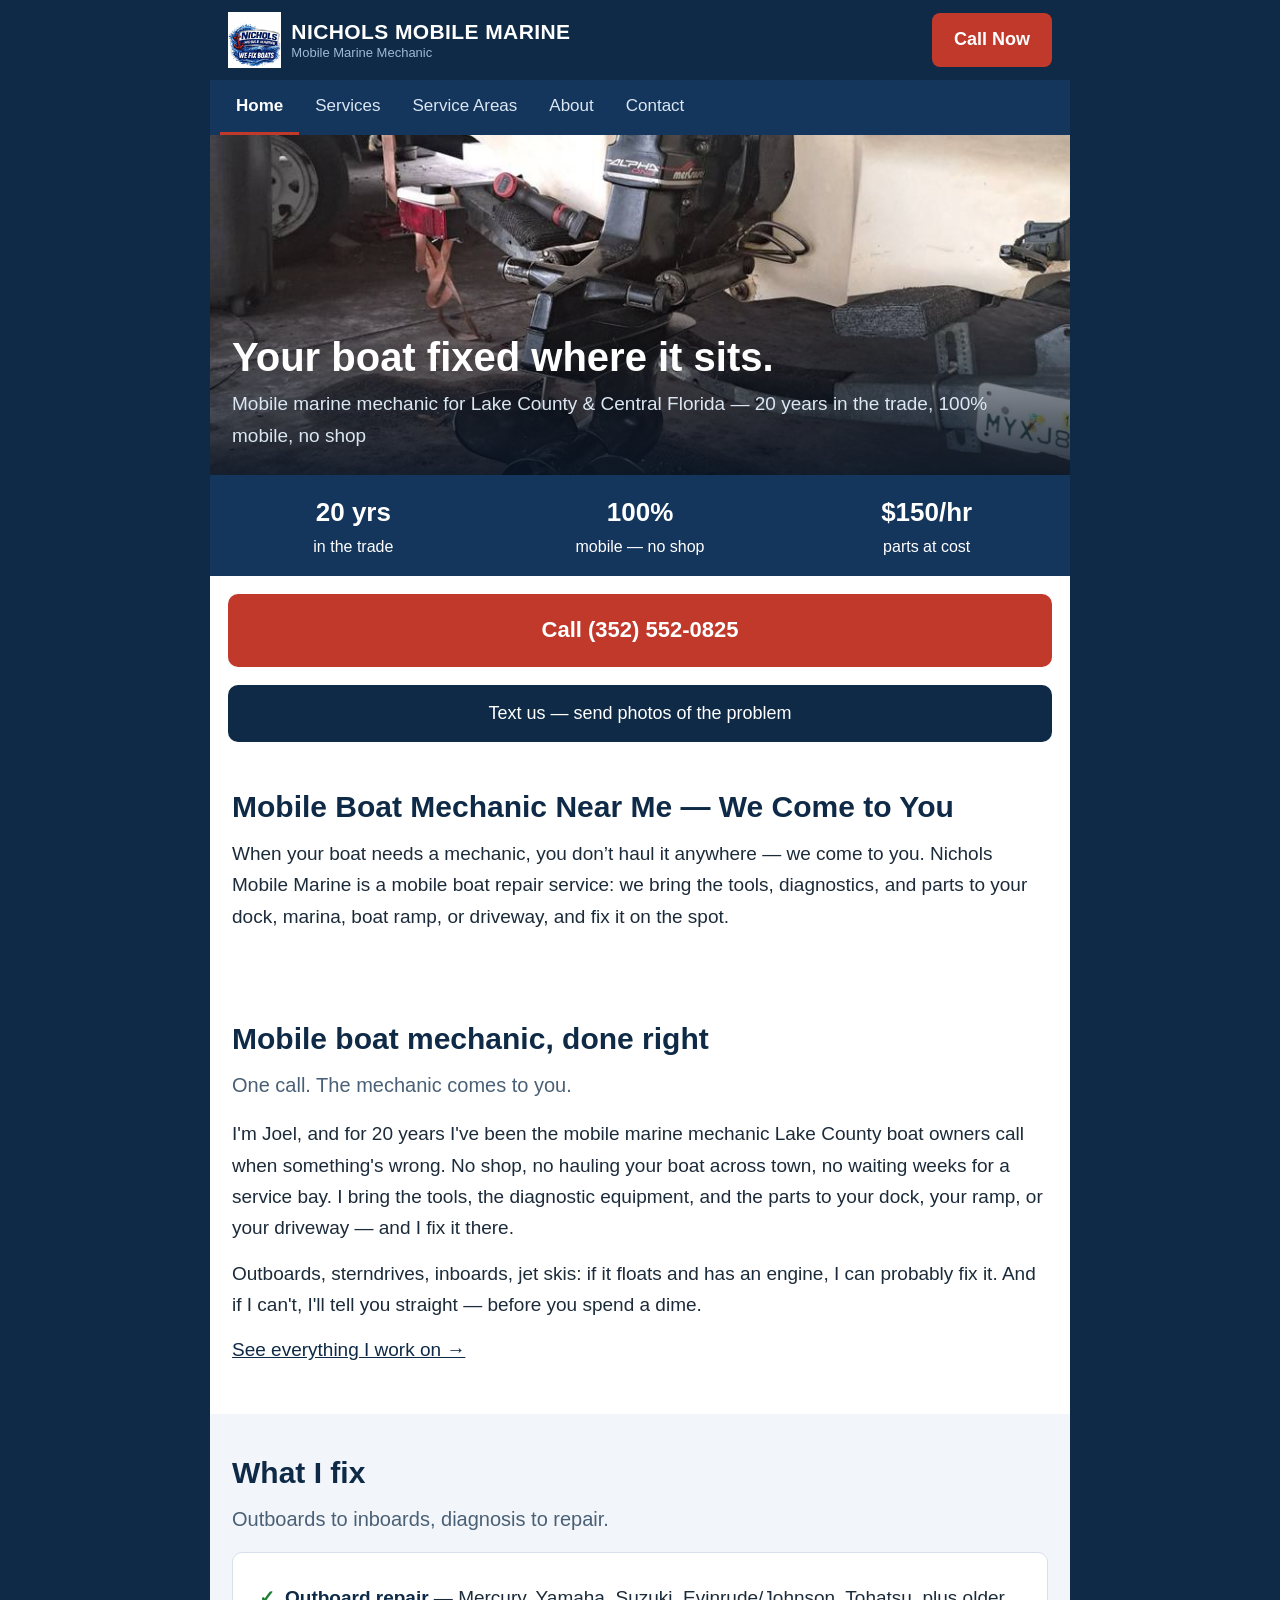
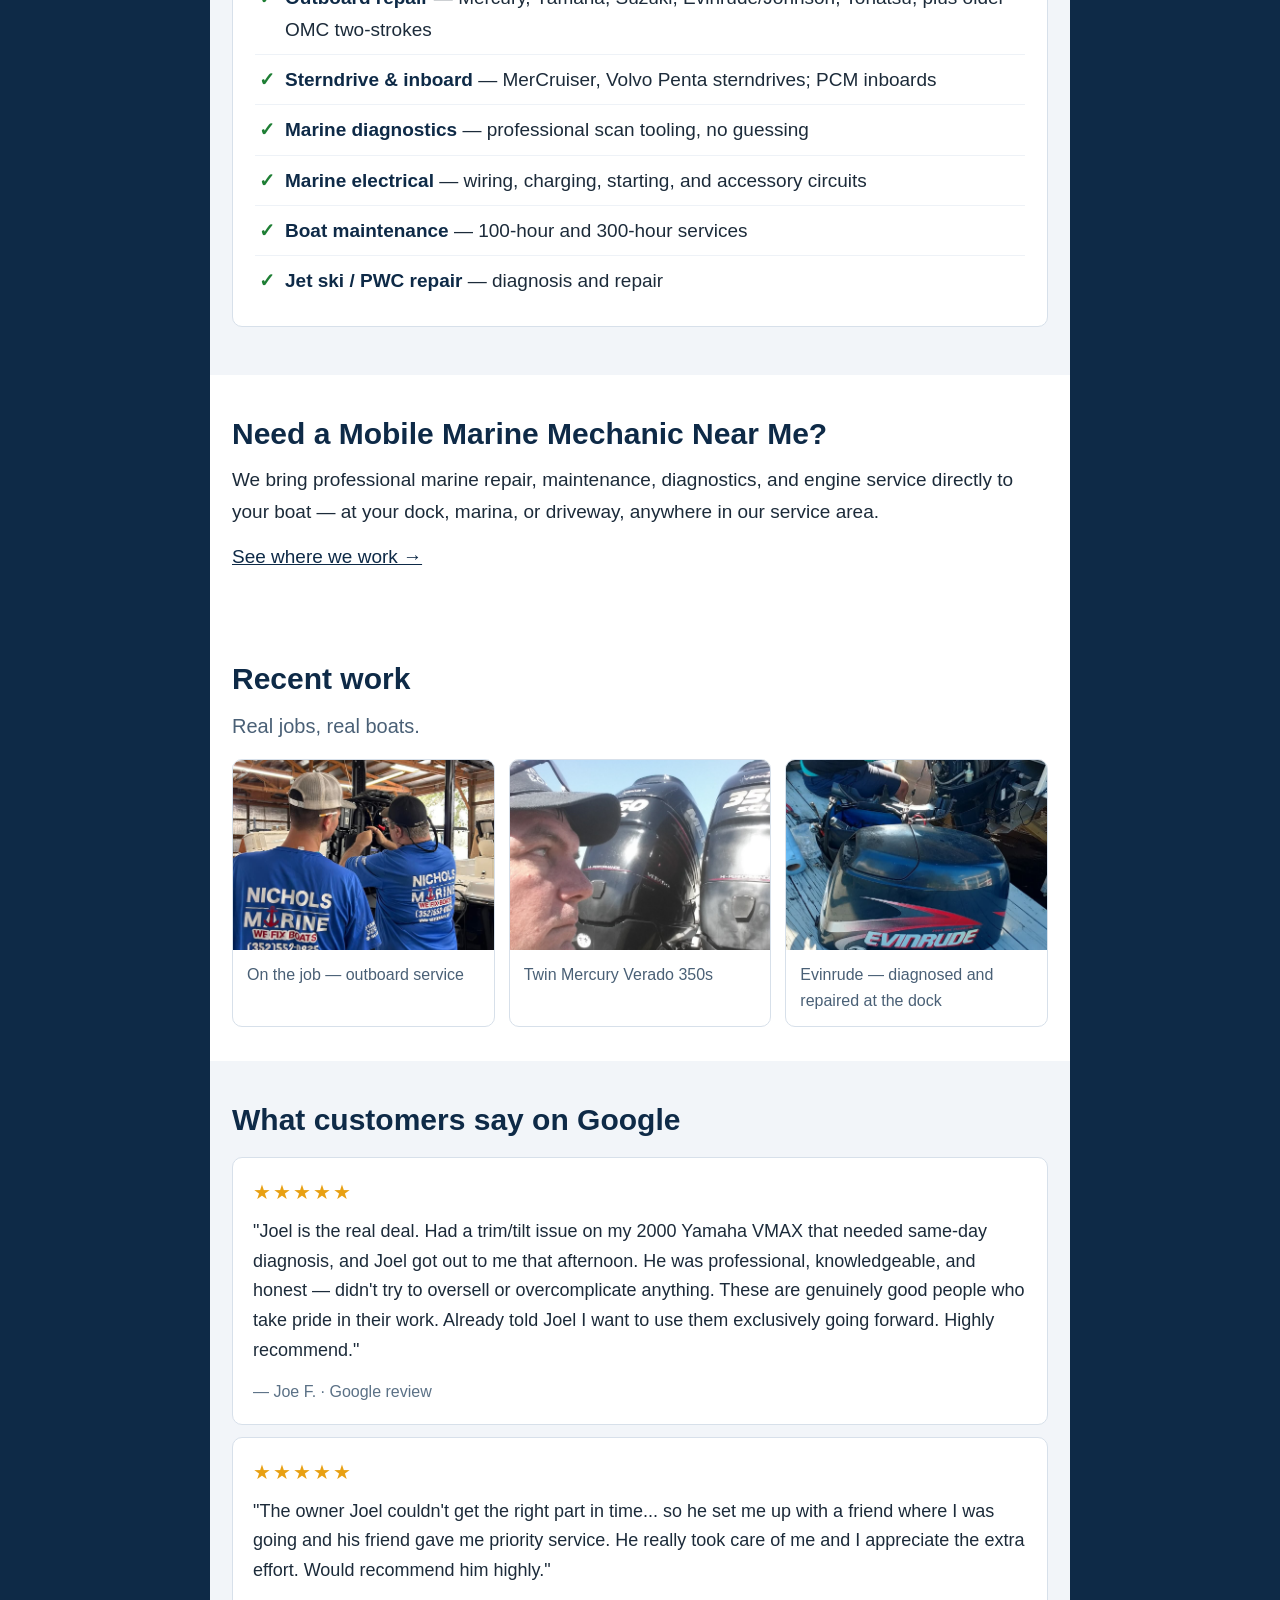
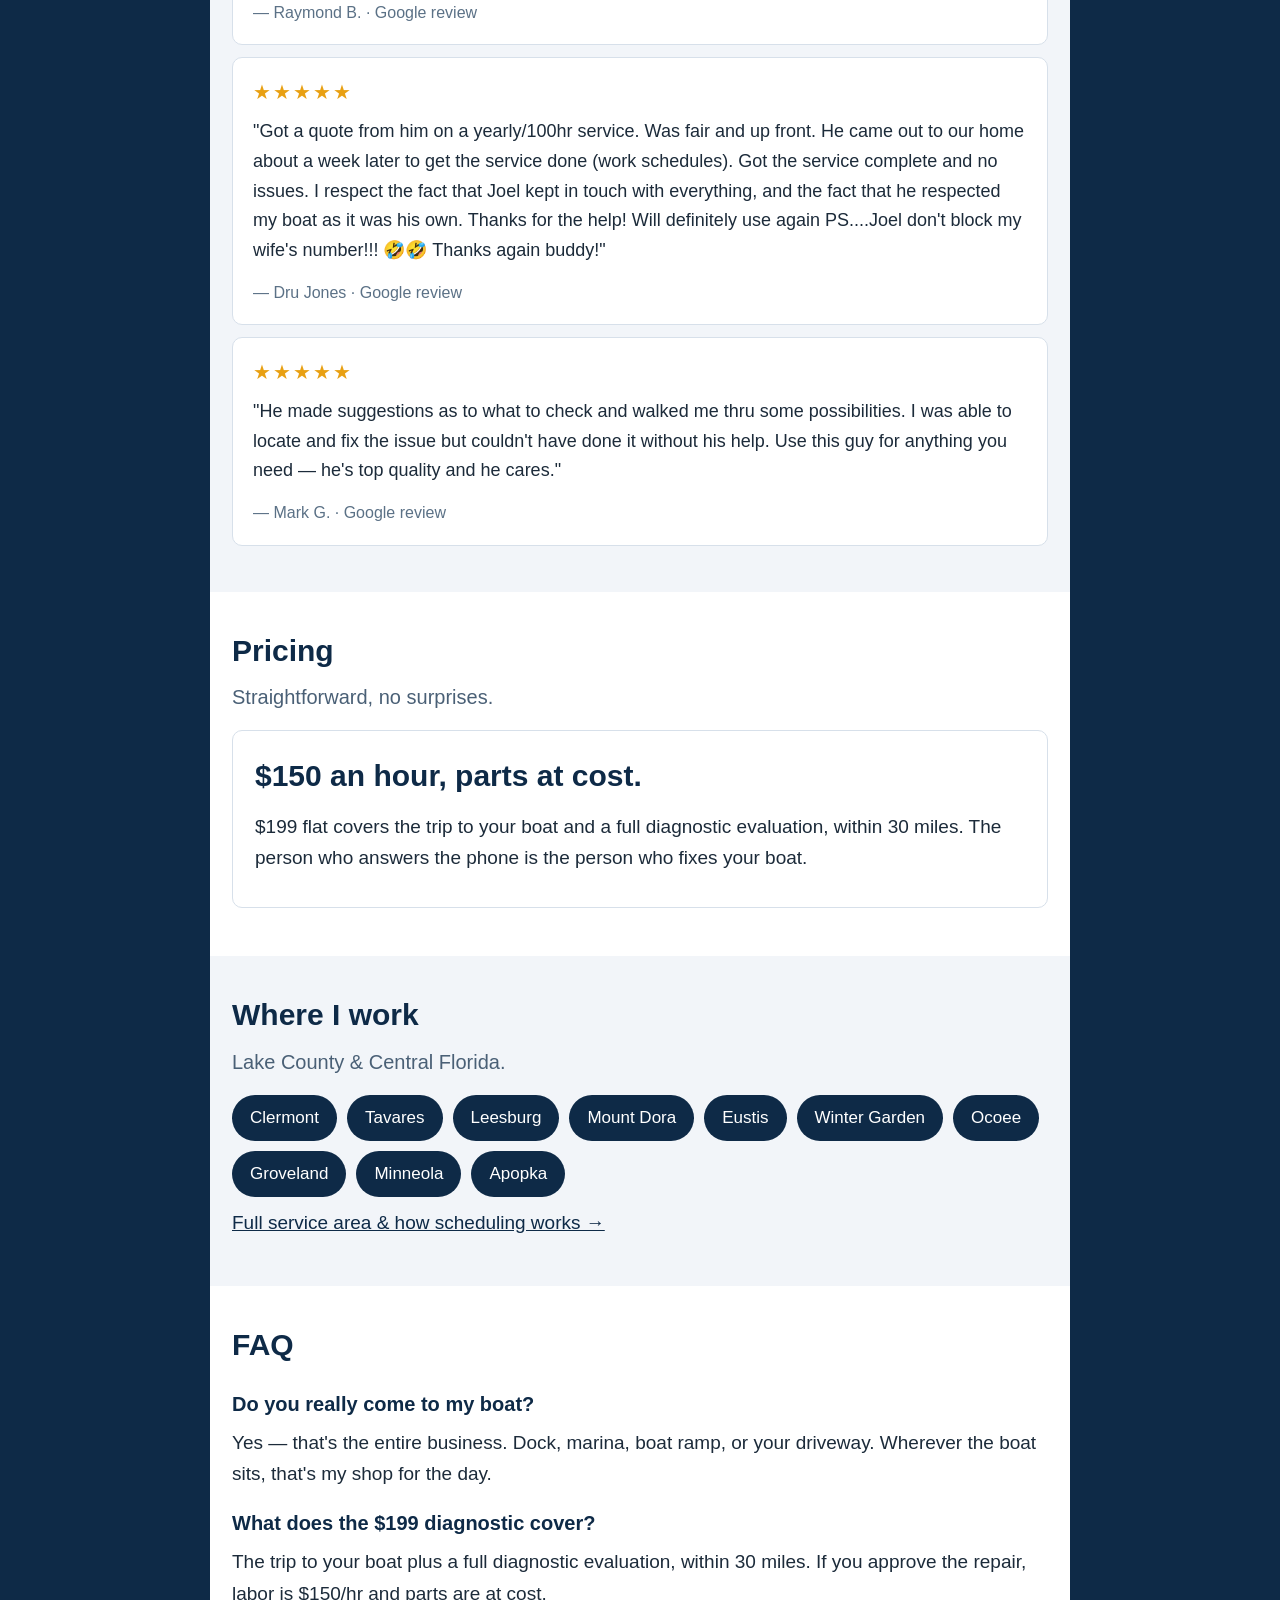
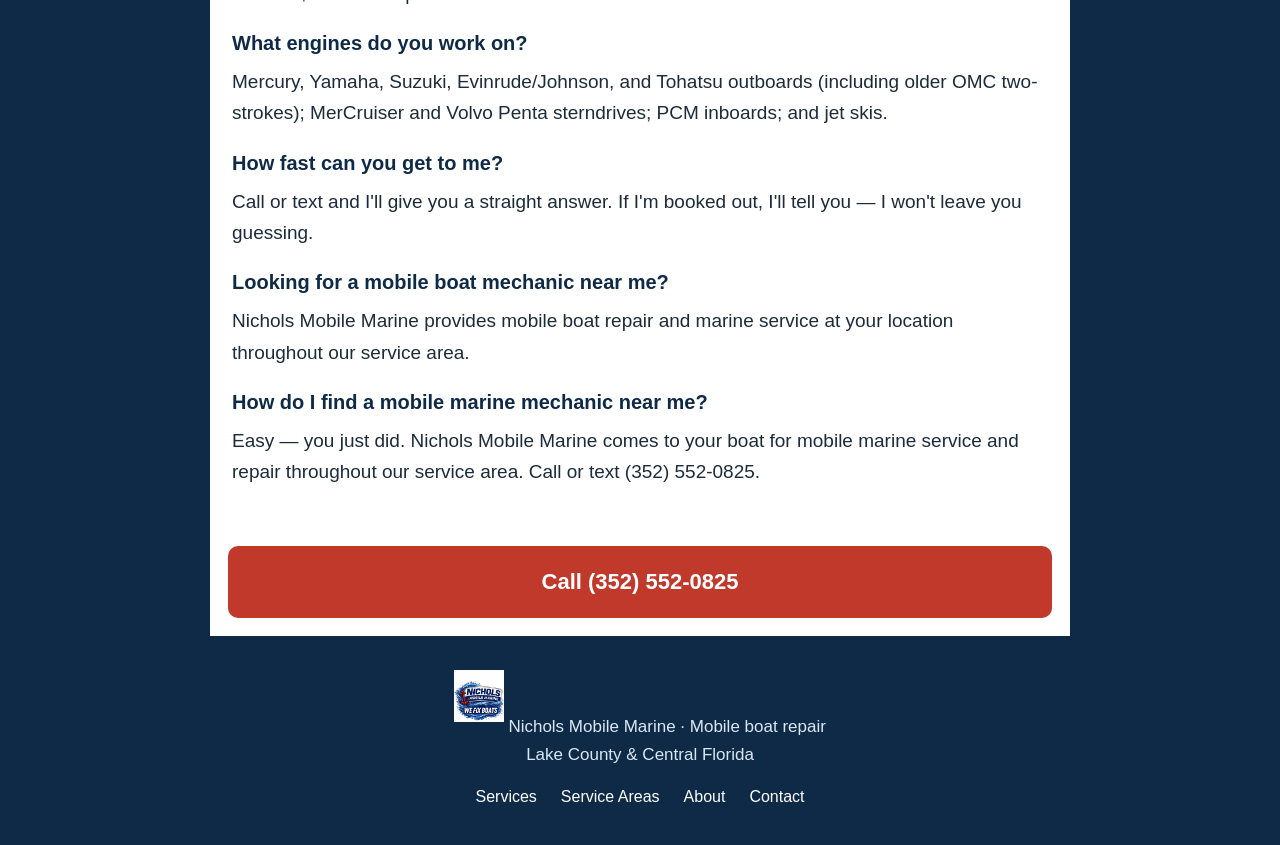
<file: index.html>
<!DOCTYPE html>
<html lang="en">
<head>
<meta charset="UTF-8">
<meta name="viewport" content="width=device-width, initial-scale=1.0">
<title>Mobile Boat Mechanic Near Me | Nichols Mobile Marine</title>
<meta name="description" content="Looking for a mobile marine mechanic near you? Nichols Mobile Marine provides mobile boat repair, outboard service, diagnostics and maintenance throughout Central Florida.">
<link rel="canonical" href="https://nicholsmobilemarine.com/">
<meta property="og:type" content="website">
<meta property="og:title" content="Mobile Boat Mechanic Near Me | Nichols Mobile Marine">
<meta property="og:description" content="Looking for a mobile marine mechanic near you? Nichols Mobile Marine provides mobile boat repair, outboard service, diagnostics and maintenance throughout Central Florida.">
<meta property="og:url" content="https://nicholsmobilemarine.com/">
<meta property="og:image" content="https://nicholsmobilemarine.com/img/logo.png">
<script type="application/ld+json">
{
  "@context": "https://schema.org",
  "@type": "ProfessionalService",
  "name": "Nichols Mobile Marine",
  "url": "https://nicholsmobilemarine.com/",
  "logo": "https://nicholsmobilemarine.com/img/logo.png",
  "telephone": "+13525520825",
  "email": "nicholsmobilemarine@gmail.com",
  "description": "Mobile marine mechanic serving Clermont, Lake County, and Central Florida. Outboard motor repair (Mercury, Yamaha, Suzuki, Evinrude, Johnson, Tohatsu), MerCruiser and Volvo Penta sterndrive service, PCM inboards, engine diagnostics, marine electrical repair, boat maintenance, and jet ski repair — at your dock, marina, residence, or storage location. $150/hr, parts at cost.",
  "areaServed": [
    {"@type": "City", "name": "Clermont"},
    {"@type": "City", "name": "Minneola"},
    {"@type": "City", "name": "Groveland"},
    {"@type": "City", "name": "Winter Garden"},
    {"@type": "City", "name": "Tavares"},
    {"@type": "City", "name": "Mount Dora"},
    {"@type": "City", "name": "Eustis"},
    {"@type": "City", "name": "Leesburg"},
    {"@type": "City", "name": "Howey-in-the-Hills"},
    {"@type": "City", "name": "Montverde"},
    {"@type": "City", "name": "Ocoee"},
    {"@type": "City", "name": "Apopka"},
    {"@type": "City", "name": "Windermere"},
    {"@type": "City", "name": "Oakland"},
    {"@type": "City", "name": "Orlando"},
    {"@type": "City", "name": "Dr. Phillips"}
  ],
  "openingHoursSpecification": {
    "@type": "OpeningHoursSpecification",
    "dayOfWeek": ["Monday", "Tuesday", "Wednesday", "Thursday", "Friday"],
    "opens": "08:00",
    "closes": "18:00"
  },
  "makesOffer": [
    {"@type": "Offer", "itemOffered": {"@type": "Service", "name": "Outboard motor repair — Mercury, Yamaha, Suzuki, Evinrude, Johnson, Tohatsu"}},
    {"@type": "Offer", "itemOffered": {"@type": "Service", "name": "Sterndrive service — MerCruiser, Volvo Penta"}},
    {"@type": "Offer", "itemOffered": {"@type": "Service", "name": "Inboard service — PCM"}},
    {"@type": "Offer", "itemOffered": {"@type": "Service", "name": "Marine engine diagnostics"}},
    {"@type": "Offer", "itemOffered": {"@type": "Service", "name": "Marine electrical diagnosis and repair"}},
    {"@type": "Offer", "itemOffered": {"@type": "Service", "name": "Fuel system diagnosis and cooling system service"}},
    {"@type": "Offer", "itemOffered": {"@type": "Service", "name": "100-hour and 300-hour preventive maintenance"}},
    {"@type": "Offer", "itemOffered": {"@type": "Service", "name": "Jet ski and PWC repair"}}
  ]
}
</script>
<link rel="stylesheet" href="styles.css">
</head>
<body>
<div class="wrap">
<nav class="top"><a class="brand" href="index.html"><img src="img/logo.png" alt="Nichols Mobile Marine logo"><span class="brand-text"><span class="brand-name">NICHOLS MOBILE MARINE</span><span class="brand-tag">Mobile Marine Mechanic</span></span></a><a class="call" href="tel:3525520825">Call Now</a></nav>
<nav class="links"><a class="active" href="index.html">Home</a><a href="services.html">Services</a><a href="service-areas.html">Service Areas</a><a href="about.html">About</a><a href="contact.html">Contact</a></nav>

<div class="hero-photo">
<img src="img/mercruiser-alpha-one-transom.jpg" alt="MerCruiser Alpha One sterndrive serviced dockside by Nichols Mobile Marine">
<div class="hero-overlay">
<h1>Your boat fixed where it sits.</h1>
<div class="sub">Mobile marine mechanic for Lake County &amp; Central Florida — 20 years in the trade, 100% mobile, no shop</div>
</div>
</div>

<div class="trustbar">
<div><b>20 yrs</b>in the trade</div>
<div><b>100%</b>mobile — no shop</div>
<div><b>$150/hr</b>parts at cost</div>
</div>

<a class="callbtn" href="tel:3525520825">Call (352) 552-0825</a>
<a class="textbtn" href="sms:+13525520825">Text us — send photos of the problem</a>

<section>
<h2>Mobile Boat Mechanic Near Me — We Come to You</h2>
<p>When your boat needs a mechanic, you don’t haul it anywhere — we come to you. Nichols Mobile Marine is a mobile boat repair service: we bring the tools, diagnostics, and parts to your dock, marina, boat ramp, or driveway, and fix it on the spot.</p>
</section>

<section>
<h2>Mobile boat mechanic, done right</h2>
<div class="lede">One call. The mechanic comes to you.</div>
<p>I'm Joel, and for 20 years I've been the mobile marine mechanic Lake County boat owners call when something's wrong. No shop, no hauling your boat across town, no waiting weeks for a service bay. I bring the tools, the diagnostic equipment, and the parts to your dock, your ramp, or your driveway — and I fix it there.</p>
<p>Outboards, sterndrives, inboards, jet skis: if it floats and has an engine, I can probably fix it. And if I can't, I'll tell you straight — before you spend a dime.</p>
<p class="muted"><a href="services.html">See everything I work on →</a></p>
</section>

<section class="alt">
<h2>What I fix</h2>
<div class="lede">Outboards to inboards, diagnosis to repair.</div>
<div class="card"><ul>
<li><b>Outboard repair</b> — Mercury, Yamaha, Suzuki, Evinrude/Johnson, Tohatsu, plus older OMC two-strokes</li>
<li><b>Sterndrive &amp; inboard</b> — MerCruiser, Volvo Penta sterndrives; PCM inboards</li>
<li><b>Marine diagnostics</b> — professional scan tooling, no guessing</li>
<li><b>Marine electrical</b> — wiring, charging, starting, and accessory circuits</li>
<li><b>Boat maintenance</b> — 100-hour and 300-hour services</li>
<li><b>Jet ski / PWC repair</b> — diagnosis and repair</li>
</ul></div>
</section>

<section>
<h2>Need a Mobile Marine Mechanic Near Me?</h2>
<p>We bring professional marine repair, maintenance, diagnostics, and engine service directly to your boat — at your dock, marina, or driveway, anywhere in our service area.</p>
<p class="muted"><a href="service-areas.html">See where we work →</a></p>
</section>

<section>
<h2>Recent work</h2>
<div class="lede">Real jobs, real boats.</div>
<div class="gallery">
<figure><img src="img/nichols-marine-team-outboard-service.jpg" alt="Nichols Mobile Marine crew servicing an outboard motor"><figcaption>On the job — outboard service</figcaption></figure>
<figure><img src="img/mercury-verado-350-twins.jpg" alt="Twin Mercury Verado 350 outboard motors"><figcaption>Twin Mercury Verado 350s</figcaption></figure>
<figure><img src="img/evinrude-outboard-dockside-repair.jpg" alt="Evinrude outboard with cowling removed for dockside repair"><figcaption>Evinrude — diagnosed and repaired at the dock</figcaption></figure>
</div>
</section>

<section class="alt">
<h2>What customers say on Google</h2>
<div class="review"><div class="stars">★★★★★</div><p>"Joel is the real deal. Had a trim/tilt issue on my 2000 Yamaha VMAX that needed same-day diagnosis, and Joel got out to me that afternoon. He was professional, knowledgeable, and honest — didn't try to oversell or overcomplicate anything. These are genuinely good people who take pride in their work. Already told Joel I want to use them exclusively going forward. Highly recommend."</p><div class="who">— Joe F. · Google review</div></div>
<div class="review"><div class="stars">★★★★★</div><p>"The owner Joel couldn't get the right part in time... so he set me up with a friend where I was going and his friend gave me priority service. He really took care of me and I appreciate the extra effort. Would recommend him highly."</p><div class="who">— Raymond B. · Google review</div></div>
<div class="review"><div class="stars">★★★★★</div><p>"Got a quote from him on a yearly/100hr service. Was fair and up front. He came out to our home about a week later to get the service done (work schedules). Got the service complete and no issues. I respect the fact that Joel kept in touch with everything, and the fact that he respected my boat as it was his own. Thanks for the help! Will definitely use again PS....Joel don't block my wife's number!!! 🤣🤣 Thanks again buddy!"</p><div class="who">— Dru Jones · Google review</div></div>
<div class="review"><div class="stars">★★★★★</div><p>"He made suggestions as to what to check and walked me thru some possibilities. I was able to locate and fix the issue but couldn't have done it without his help. Use this guy for anything you need — he's top quality and he cares."</p><div class="who">— Mark G. · Google review</div></div>
</section>

<section>
<h2>Pricing</h2>
<div class="lede">Straightforward, no surprises.</div>
<div class="card price"><div class="big">$150 an hour, parts at cost.</div>
<p>$199 flat covers the trip to your boat and a full diagnostic evaluation, within 30 miles. The person who answers the phone is the person who fixes your boat.</p></div>
</section>

<section class="alt">
<h2>Where I work</h2>
<div class="lede">Lake County &amp; Central Florida.</div>
<div class="chips">
<span class="chip">Clermont</span><span class="chip">Tavares</span><span class="chip">Leesburg</span><span class="chip">Mount Dora</span><span class="chip">Eustis</span><span class="chip">Winter Garden</span><span class="chip">Ocoee</span><span class="chip">Groveland</span><span class="chip">Minneola</span><span class="chip">Apopka</span>
</div>
<p class="muted" style="margin-top:10px;"><a href="service-areas.html">Full service area &amp; how scheduling works →</a></p>
</section>

<section>
<h2>FAQ</h2>
<dl class="faq">
<dt>Do you really come to my boat?</dt>
<dd>Yes — that's the entire business. Dock, marina, boat ramp, or your driveway. Wherever the boat sits, that's my shop for the day.</dd>
<dt>What does the $199 diagnostic cover?</dt>
<dd>The trip to your boat plus a full diagnostic evaluation, within 30 miles. If you approve the repair, labor is $150/hr and parts are at cost.</dd>
<dt>What engines do you work on?</dt>
<dd>Mercury, Yamaha, Suzuki, Evinrude/Johnson, and Tohatsu outboards (including older OMC two-strokes); MerCruiser and Volvo Penta sterndrives; PCM inboards; and jet skis.</dd>
<dt>How fast can you get to me?</dt>
<dd>Call or text and I'll give you a straight answer. If I'm booked out, I'll tell you — I won't leave you guessing.</dd>
<dt>Looking for a mobile boat mechanic near me?</dt>
<dd>Nichols Mobile Marine provides mobile boat repair and marine service at your location throughout our service area.</dd>
<dt>How do I find a mobile marine mechanic near me?</dt>
<dd>Easy — you just did. Nichols Mobile Marine comes to your boat for mobile marine service and repair throughout our service area. Call or text (352) 552-0825.</dd>
</dl>
</section>

<a class="callbtn" href="tel:3525520825">Call (352) 552-0825</a>

<footer>
<img src="img/logo.png" alt="Nichols Mobile Marine logo" style="height:52px;margin:0 auto 10px;">
Nichols Mobile Marine · Mobile boat repair<br>Lake County &amp; Central Florida<br>
<nav><a href="services.html">Services</a><a href="service-areas.html">Service Areas</a><a href="about.html">About</a><a href="contact.html">Contact</a></nav>
</footer>
</div>
</body>
</html>
</file>
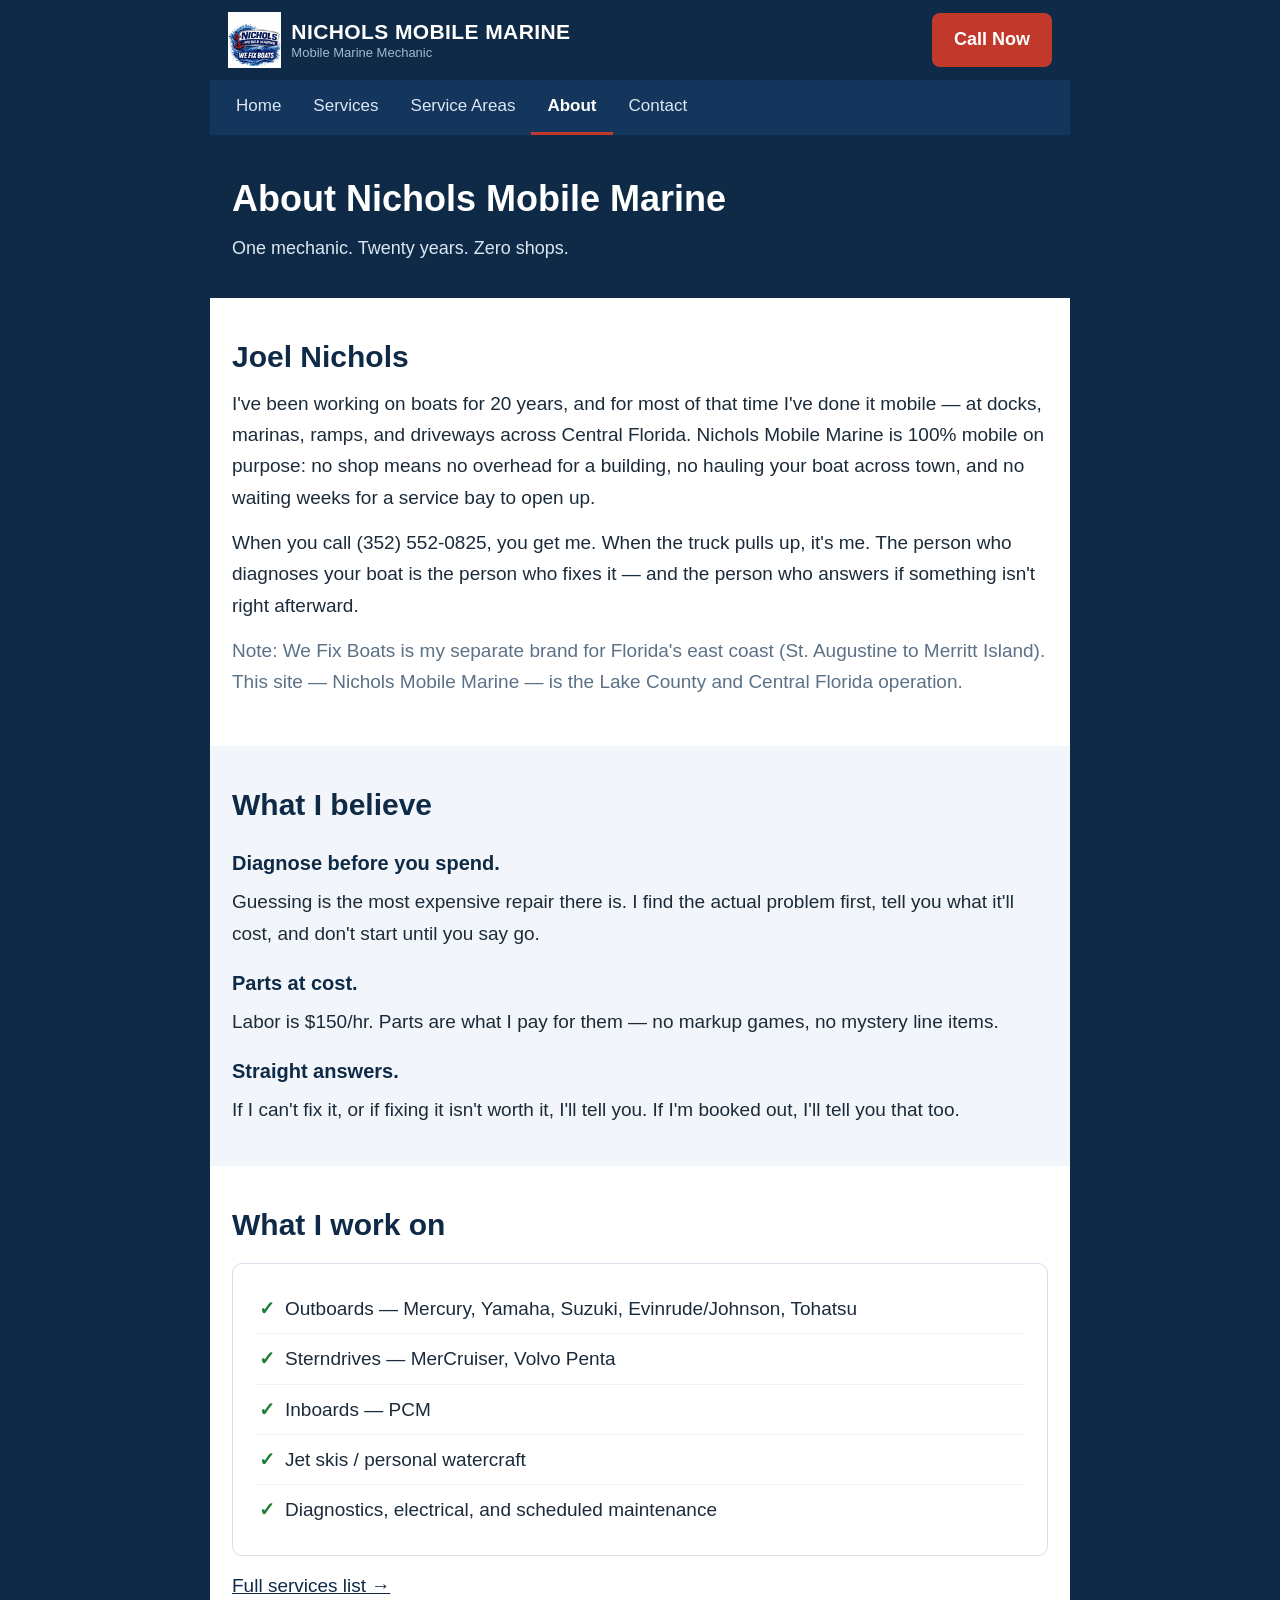
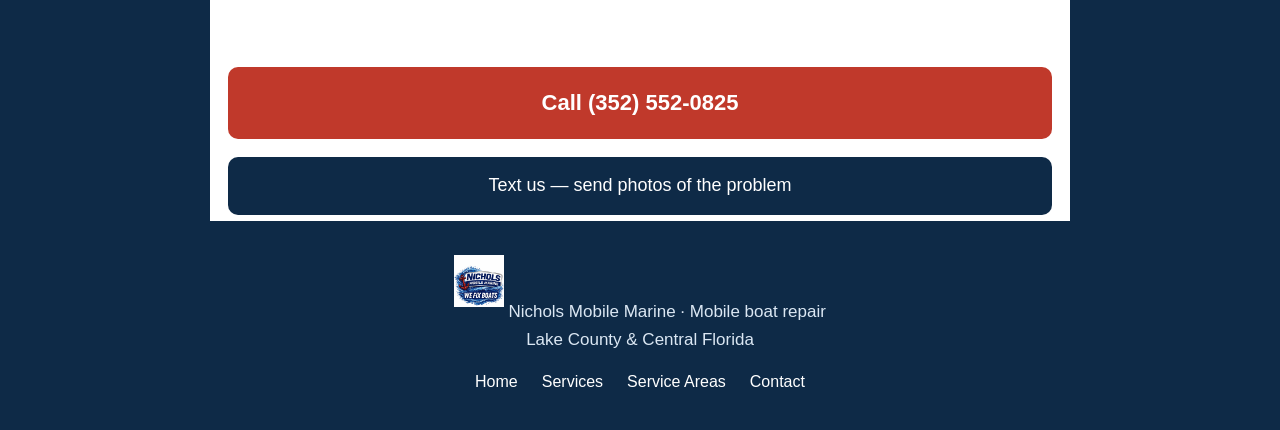
<file: about.html>
<!DOCTYPE html>
<html lang="en">
<head>
<meta charset="UTF-8">
<meta name="viewport" content="width=device-width, initial-scale=1.0">
<title>About Joel Nichols — 20 Years Mobile Marine Experience | Nichols Mobile Marine</title>
<meta name="description" content="Joel Nichols — 20 years as a mobile marine mechanic in Central Florida. Nichols Mobile Marine is 100% mobile: no shop, no service-bay wait.">
<link rel="canonical" href="https://nicholsmobilemarine.com/about.html">
<meta property="og:type" content="website">
<meta property="og:title" content="About Joel Nichols — 20 Years Mobile Marine Experience | Nichols Mobile Marine">
<meta property="og:description" content="Joel Nichols — 20 years as a mobile marine mechanic in Central Florida. Nichols Mobile Marine is 100% mobile: no shop, no service-bay wait.">
<meta property="og:url" content="https://nicholsmobilemarine.com/about.html">
<meta property="og:image" content="https://nicholsmobilemarine.com/img/logo.png">
<link rel="stylesheet" href="styles.css">
</head>
<body>
<div class="wrap">
<nav class="top"><a class="brand" href="index.html"><img src="img/logo.png" alt="Nichols Mobile Marine logo"><span class="brand-text"><span class="brand-name">NICHOLS MOBILE MARINE</span><span class="brand-tag">Mobile Marine Mechanic</span></span></a><a class="call" href="tel:3525520825">Call Now</a></nav>
<nav class="links"><a href="index.html">Home</a><a href="services.html">Services</a><a href="service-areas.html">Service Areas</a><a class="active" href="about.html">About</a><a href="contact.html">Contact</a></nav>

<div class="pagehead">
<h1>About Nichols Mobile Marine</h1>
<div class="sub">One mechanic. Twenty years. Zero shops.</div>
</div>

<section>
<h2>Joel Nichols</h2>
<p>I've been working on boats for 20 years, and for most of that time I've done it mobile — at docks, marinas, ramps, and driveways across Central Florida. Nichols Mobile Marine is 100% mobile on purpose: no shop means no overhead for a building, no hauling your boat across town, and no waiting weeks for a service bay to open up.</p>
<p>When you call (352) 552-0825, you get me. When the truck pulls up, it's me. The person who diagnoses your boat is the person who fixes it — and the person who answers if something isn't right afterward.</p>
<p class="muted">Note: We Fix Boats is my separate brand for Florida's east coast (St. Augustine to Merritt Island). This site — Nichols Mobile Marine — is the Lake County and Central Florida operation.</p>
</section>

<section class="alt">
<h2>What I believe</h2>
<dl class="faq">
<dt>Diagnose before you spend.</dt>
<dd>Guessing is the most expensive repair there is. I find the actual problem first, tell you what it'll cost, and don't start until you say go.</dd>
<dt>Parts at cost.</dt>
<dd>Labor is $150/hr. Parts are what I pay for them — no markup games, no mystery line items.</dd>
<dt>Straight answers.</dt>
<dd>If I can't fix it, or if fixing it isn't worth it, I'll tell you. If I'm booked out, I'll tell you that too.</dd>
</dl>
</section>

<section>
<h2>What I work on</h2>
<div class="card"><ul>
<li>Outboards — Mercury, Yamaha, Suzuki, Evinrude/Johnson, Tohatsu</li>
<li>Sterndrives — MerCruiser, Volvo Penta</li>
<li>Inboards — PCM</li>
<li>Jet skis / personal watercraft</li>
<li>Diagnostics, electrical, and scheduled maintenance</li>
</ul></div>
<p class="muted"><a href="services.html">Full services list →</a></p>
</section>

<a class="callbtn" href="tel:3525520825">Call (352) 552-0825</a>
<a class="textbtn" href="sms:+13525520825">Text us — send photos of the problem</a>

<footer>
<img src="img/logo.png" alt="Nichols Mobile Marine logo" style="height:52px;margin:0 auto 10px;">
Nichols Mobile Marine · Mobile boat repair<br>Lake County &amp; Central Florida<br>
<nav><a href="index.html">Home</a><a href="services.html">Services</a><a href="service-areas.html">Service Areas</a><a href="contact.html">Contact</a></nav>
</footer>
</div>
</body>
</html>
</file>
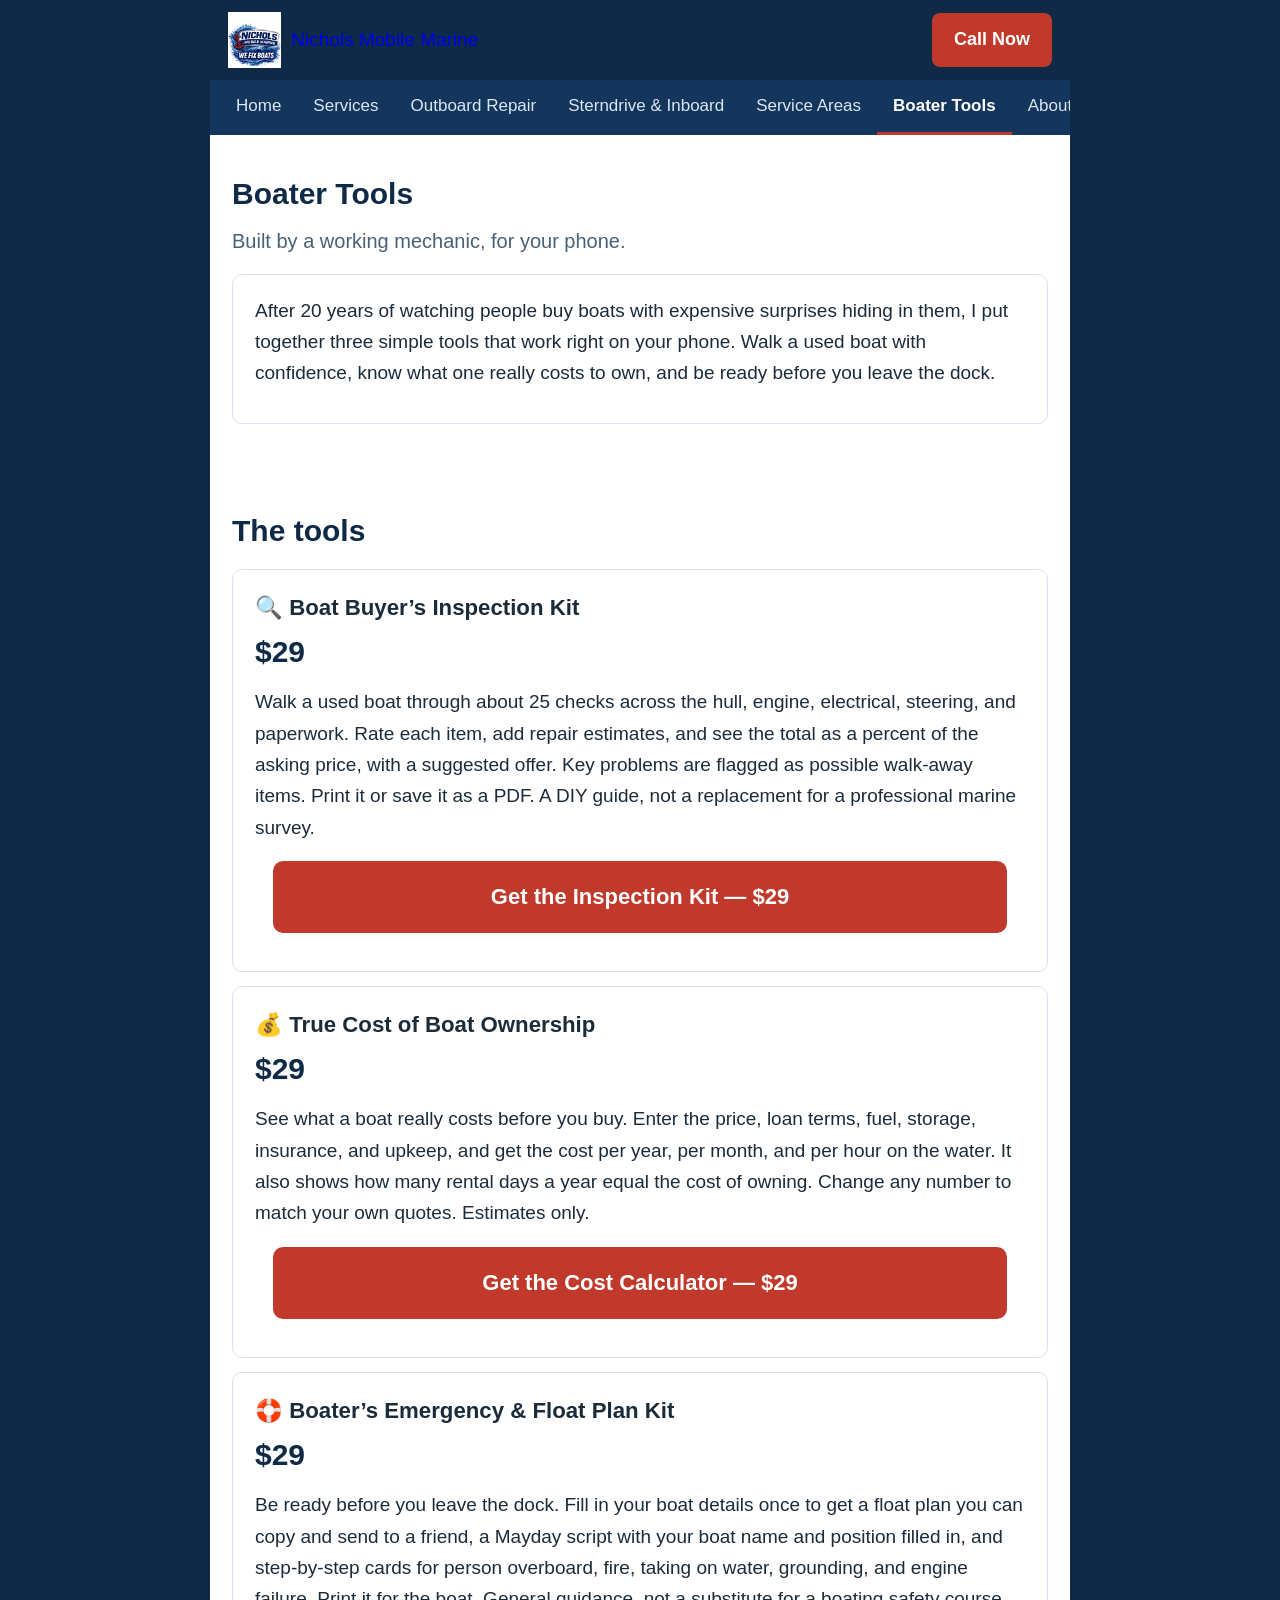
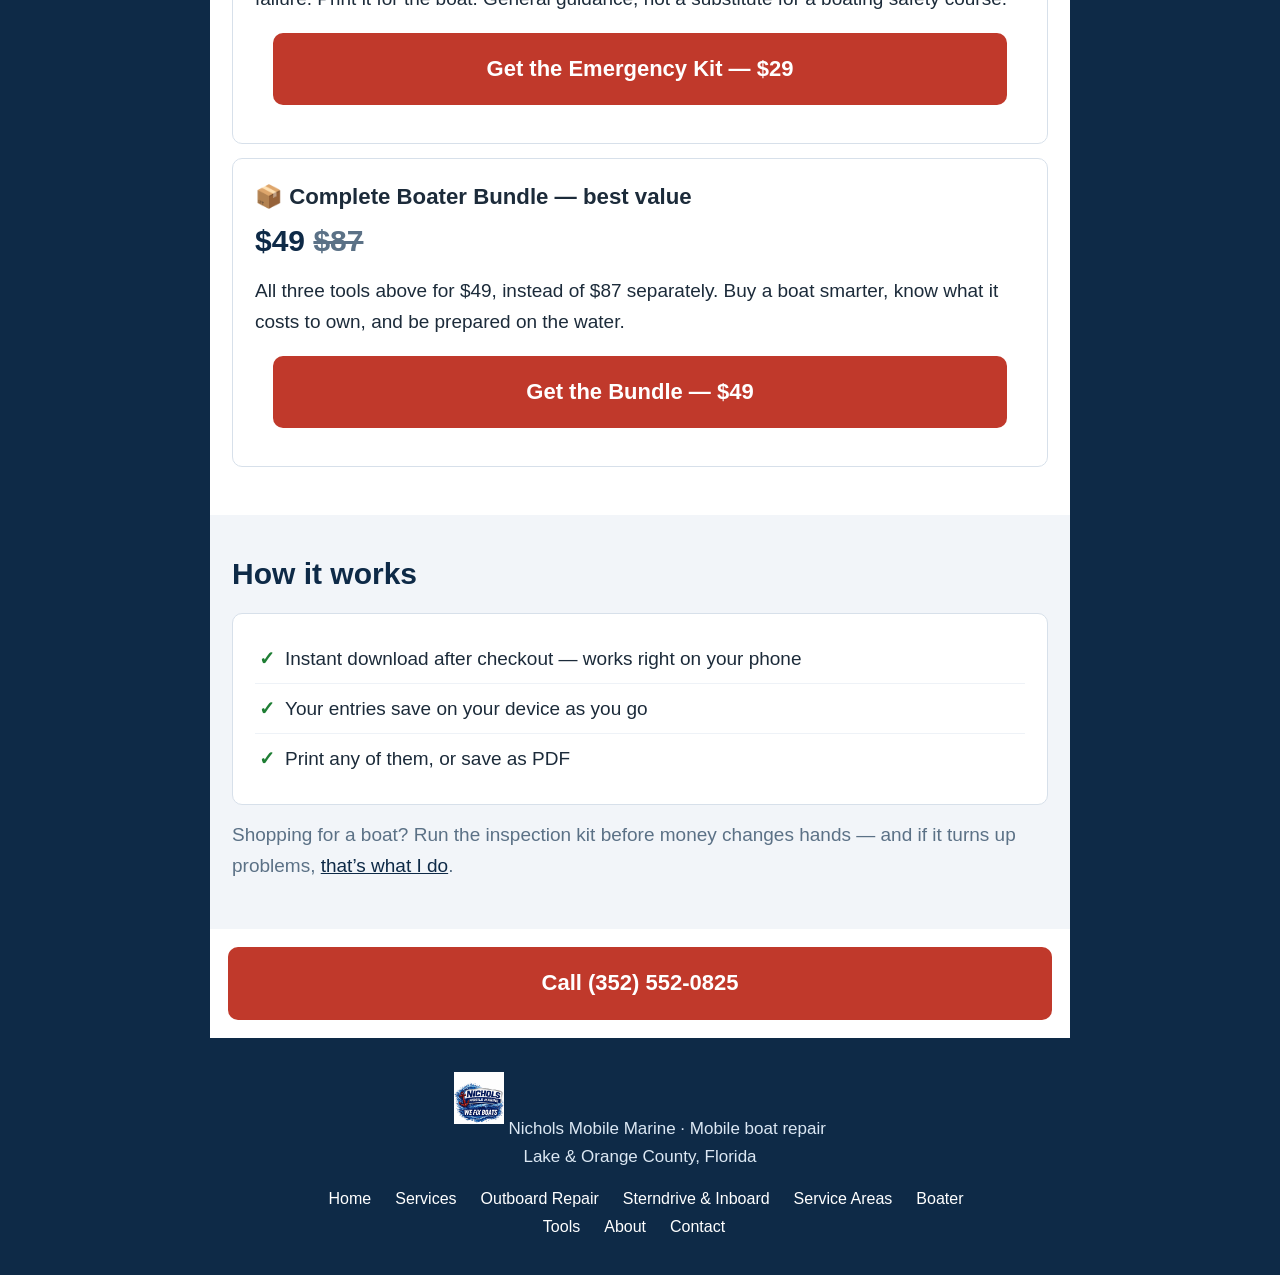
<file: boater-tools.html>
<!DOCTYPE html>
<html lang="en">
<head>
<meta charset="UTF-8">
<meta name="viewport" content="width=device-width, initial-scale=1.0">
<title>Boat Buying Tools &amp; Checklists | Nichols Mobile Marine</title>
<meta name="description" content="Phone-friendly tools for Florida boat buyers from Nichols Mobile Marine: a 25-point used-boat inspection kit, a true cost of boat ownership calculator, and an emergency & float plan kit.">
<link rel="canonical" href="https://nicholsmobilemarine.com/boater-tools.html">
<link rel="stylesheet" href="styles.css">
</head>
<body>
<div class="wrap">
<nav class="top"><a class="brand" href="index.html"><img src="img/logo.png" alt="Nichols Mobile Marine logo"><span class="brandname">Nichols Mobile Marine</span></a><a class="call" href="tel:+13525520825">Call Now</a></nav>
<nav class="links"><a href="index.html">Home</a><a href="services.html">Services</a><a href="outboard-repair.html">Outboard Repair</a><a href="sterndrive-inboard.html">Sterndrive &amp; Inboard</a><a href="service-areas.html">Service Areas</a><a class="active" href="boater-tools.html">Boater Tools</a><a href="about.html">About</a><a href="contact.html">Contact</a></nav>

<section>
<h2>Boater Tools</h2>
<div class="lede">Built by a working mechanic, for your phone.</div>
<div class="card"><p>After 20 years of watching people buy boats with expensive surprises hiding in them, I put together three simple tools that work right on your phone. Walk a used boat with confidence, know what one really costs to own, and be ready before you leave the dock.</p></div>
</section>

<section>
<h2>The tools</h2>
<div class="card price"><h3>🔍 Boat Buyer&rsquo;s Inspection Kit</h3><div class="big">$29</div>
<p>Walk a used boat through about 25 checks across the hull, engine, electrical, steering, and paperwork. Rate each item, add repair estimates, and see the total as a percent of the asking price, with a suggested offer. Key problems are flagged as possible walk-away items. Print it or save it as a PDF. A DIY guide, not a replacement for a professional marine survey.</p>
<p><a class="callbtn" href="https://payhip.com/b/BZbLO">Get the Inspection Kit — $29</a></p></div>

<div class="card price"><h3>💰 True Cost of Boat Ownership</h3><div class="big">$29</div>
<p>See what a boat really costs before you buy. Enter the price, loan terms, fuel, storage, insurance, and upkeep, and get the cost per year, per month, and per hour on the water. It also shows how many rental days a year equal the cost of owning. Change any number to match your own quotes. Estimates only.</p>
<p><a class="callbtn" href="https://payhip.com/b/iQKXb">Get the Cost Calculator — $29</a></p></div>

<div class="card price"><h3>🛟 Boater&rsquo;s Emergency &amp; Float Plan Kit</h3><div class="big">$29</div>
<p>Be ready before you leave the dock. Fill in your boat details once to get a float plan you can copy and send to a friend, a Mayday script with your boat name and position filled in, and step-by-step cards for person overboard, fire, taking on water, grounding, and engine failure. Print it for the boat. General guidance, not a substitute for a boating safety course.</p>
<p><a class="callbtn" href="https://payhip.com/b/61YMf">Get the Emergency Kit — $29</a></p></div>

<div class="card price"><h3>📦 Complete Boater Bundle — best value</h3><div class="big">$49 <span class="muted" style="text-decoration:line-through;">$87</span></div>
<p>All three tools above for $49, instead of $87 separately. Buy a boat smarter, know what it costs to own, and be prepared on the water.</p>
<p><a class="callbtn" href="https://payhip.com/b/yUkqJ">Get the Bundle — $49</a></p></div>
</section>

<section class="alt">
<h2>How it works</h2>
<div class="card"><ul>
<li>Instant download after checkout — works right on your phone</li>
<li>Your entries save on your device as you go</li>
<li>Print any of them, or save as PDF</li>
</ul></div>
<p class="muted">Shopping for a boat? Run the inspection kit before money changes hands — and if it turns up problems, <a href="contact.html">that&rsquo;s what I do</a>.</p>
</section>

<a class="callbtn" href="tel:+13525520825">Call (352) 552-0825</a>

<footer>
<img src="img/logo.png" alt="Nichols Mobile Marine logo" style="height:52px;margin:0 auto 10px;">
Nichols Mobile Marine · Mobile boat repair<br>Lake &amp; Orange County, Florida<br>
<nav><a href="index.html">Home</a><a href="services.html">Services</a><a href="outboard-repair.html">Outboard Repair</a><a href="sterndrive-inboard.html">Sterndrive &amp; Inboard</a><a href="service-areas.html">Service Areas</a><a href="boater-tools.html">Boater Tools</a><a href="about.html">About</a><a href="contact.html">Contact</a></nav>
</footer>
</div>
</body>
</html>
</file>
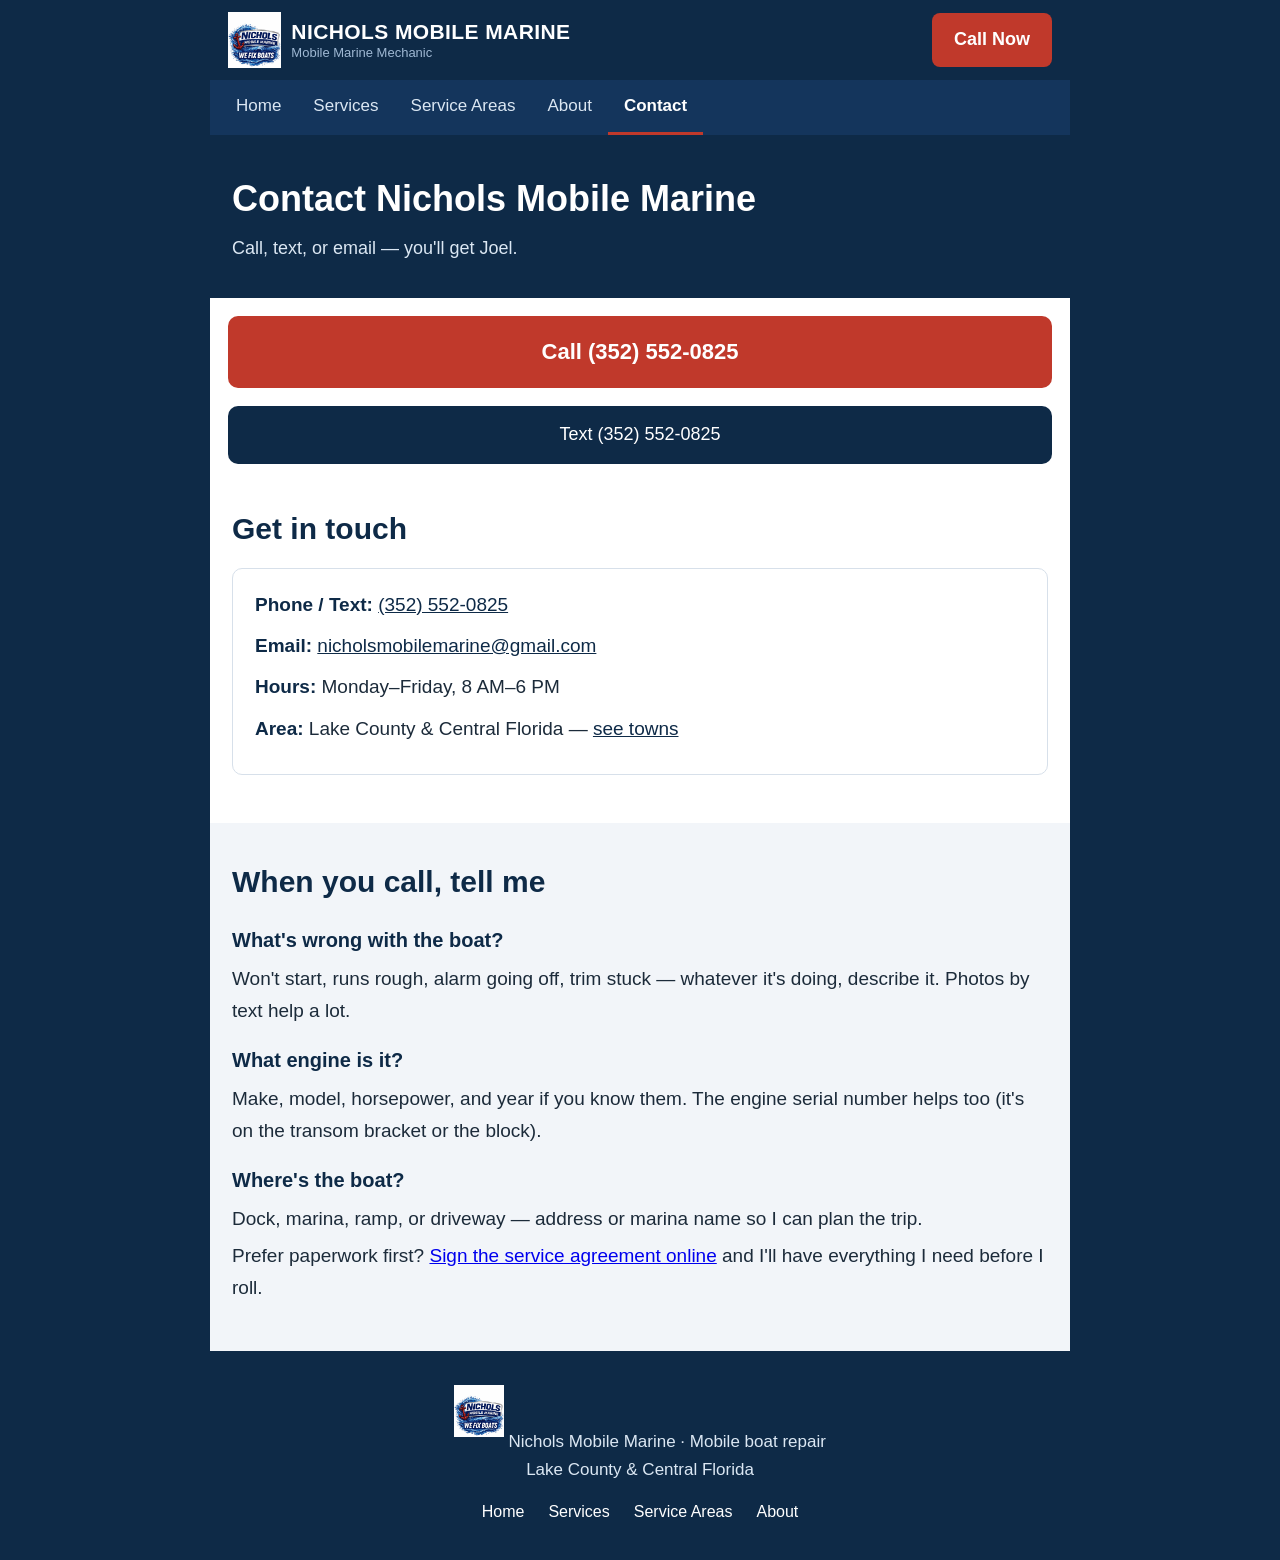
<file: contact.html>
<!DOCTYPE html>
<html lang="en">
<head>
<meta charset="UTF-8">
<meta name="viewport" content="width=device-width, initial-scale=1.0">
<title>Contact — Call or Text (352) 552-0825 | Nichols Mobile Marine</title>
<meta name="description" content="Contact Nichols Mobile Marine: call or text (352) 552-0825 for mobile boat repair in Lake County & Central Florida. Mon–Fri 8–6.">
<link rel="canonical" href="https://nicholsmobilemarine.com/contact.html">
<meta property="og:type" content="website">
<meta property="og:title" content="Contact — Call or Text (352) 552-0825 | Nichols Mobile Marine">
<meta property="og:description" content="Contact Nichols Mobile Marine: call or text (352) 552-0825 for mobile boat repair in Lake County & Central Florida. Mon–Fri 8–6.">
<meta property="og:url" content="https://nicholsmobilemarine.com/contact.html">
<meta property="og:image" content="https://nicholsmobilemarine.com/img/logo.png">
<link rel="stylesheet" href="styles.css">
</head>
<body>
<div class="wrap">
<nav class="top"><a class="brand" href="index.html"><img src="img/logo.png" alt="Nichols Mobile Marine logo"><span class="brand-text"><span class="brand-name">NICHOLS MOBILE MARINE</span><span class="brand-tag">Mobile Marine Mechanic</span></span></a><a class="call" href="tel:3525520825">Call Now</a></nav>
<nav class="links"><a href="index.html">Home</a><a href="services.html">Services</a><a href="service-areas.html">Service Areas</a><a href="about.html">About</a><a class="active" href="contact.html">Contact</a></nav>

<div class="pagehead">
<h1>Contact Nichols Mobile Marine</h1>
<div class="sub">Call, text, or email — you'll get Joel.</div>
</div>

<a class="callbtn" href="tel:3525520825">Call (352) 552-0825</a>
<a class="textbtn" href="sms:+13525520825">Text (352) 552-0825</a>

<section>
<h2>Get in touch</h2>
<div class="card contact">
<p><b>Phone / Text:</b> <a href="tel:3525520825">(352) 552-0825</a></p>
<p><b>Email:</b> <a href="mailto:nicholsmobilemarine@gmail.com">nicholsmobilemarine@gmail.com</a></p>
<p><b>Hours:</b> Monday–Friday, 8 AM–6 PM</p>
<p><b>Area:</b> Lake County &amp; Central Florida — <a href="service-areas.html">see towns</a></p>
</div>
</section>

<section class="alt">
<h2>When you call, tell me</h2>
<dl class="faq">
<dt>What's wrong with the boat?</dt>
<dd>Won't start, runs rough, alarm going off, trim stuck — whatever it's doing, describe it. Photos by text help a lot.</dd>
<dt>What engine is it?</dt>
<dd>Make, model, horsepower, and year if you know them. The engine serial number helps too (it's on the transom bracket or the block).</dd>
<dt>Where's the boat?</dt>
<dd>Dock, marina, ramp, or driveway — address or marina name so I can plan the trip.</dd>
</dl>
<p>Prefer paperwork first? <a href="https://tinyurl.com/nichols-sign">Sign the service agreement online</a> and I'll have everything I need before I roll.</p>
</section>

<footer>
<img src="img/logo.png" alt="Nichols Mobile Marine logo" style="height:52px;margin:0 auto 10px;">
Nichols Mobile Marine · Mobile boat repair<br>Lake County &amp; Central Florida<br>
<nav><a href="index.html">Home</a><a href="services.html">Services</a><a href="service-areas.html">Service Areas</a><a href="about.html">About</a></nav>
</footer>
</div>
</body>
</html>
</file>
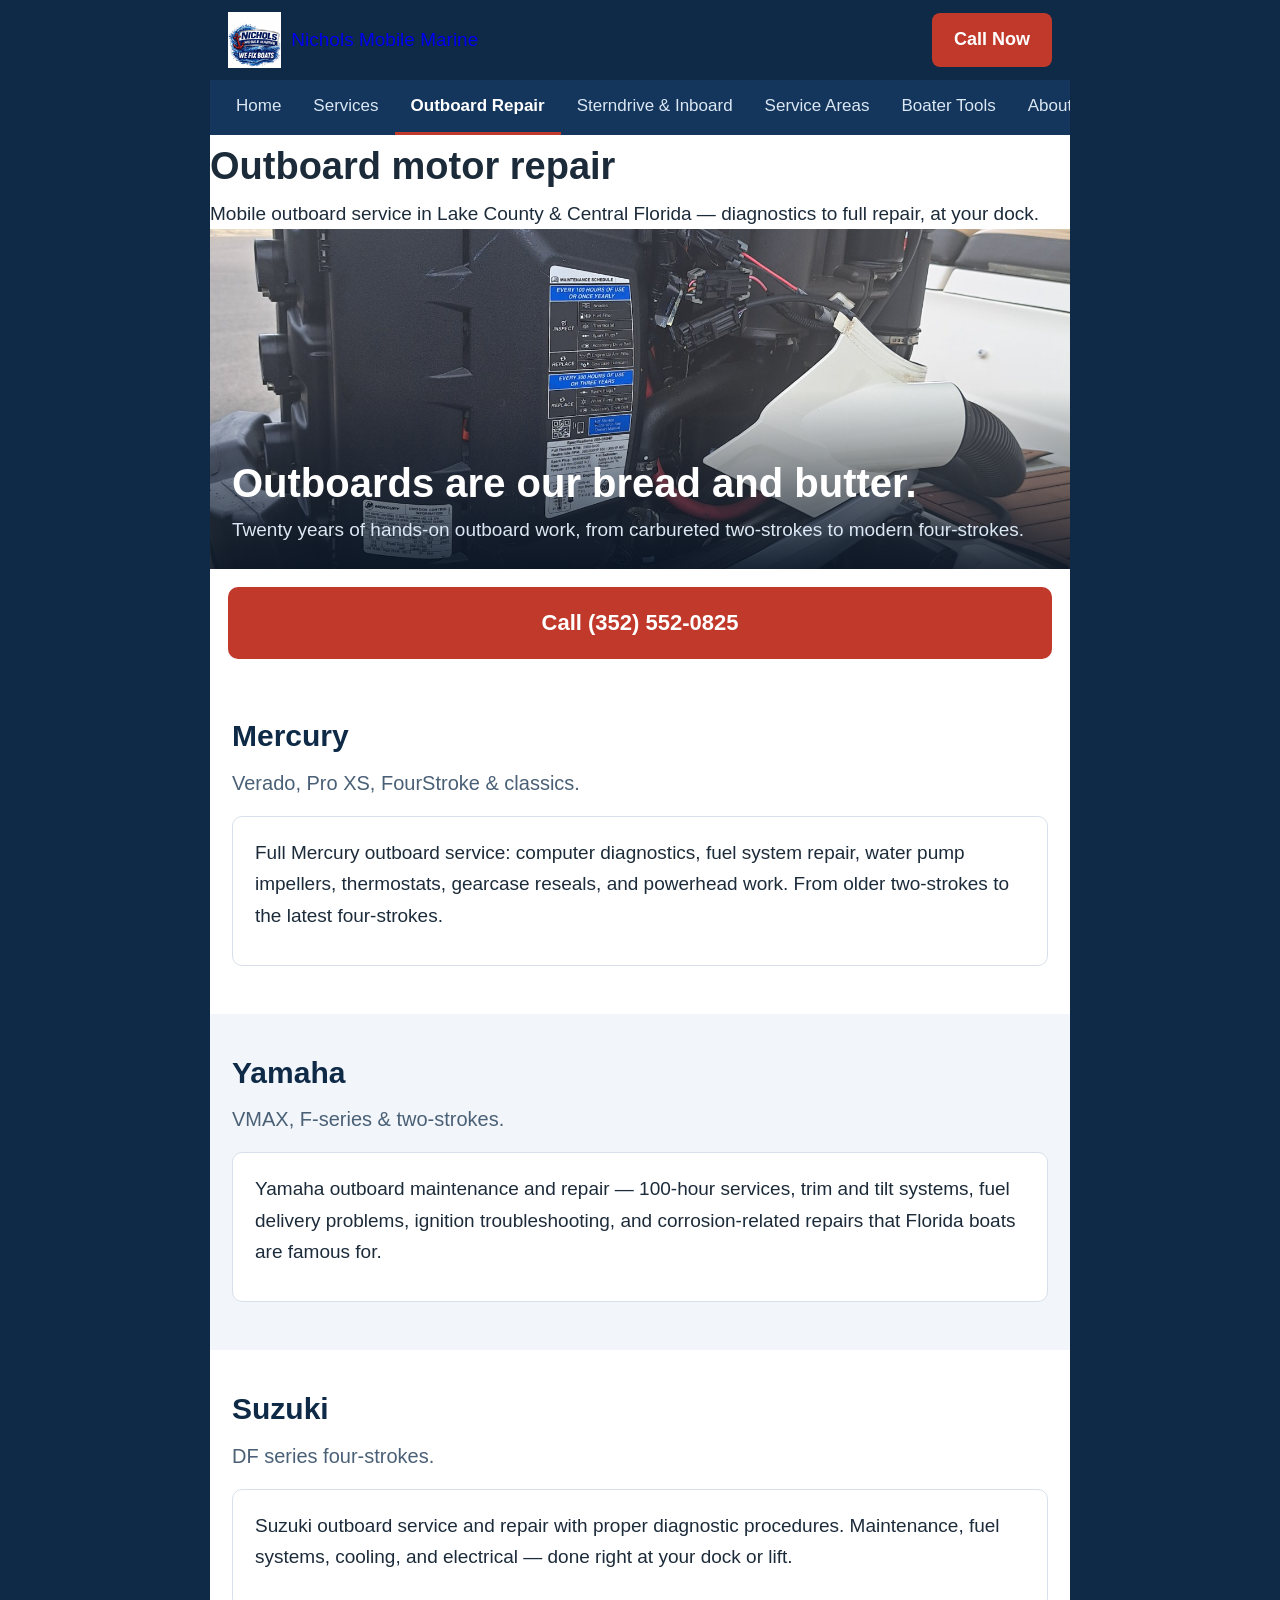
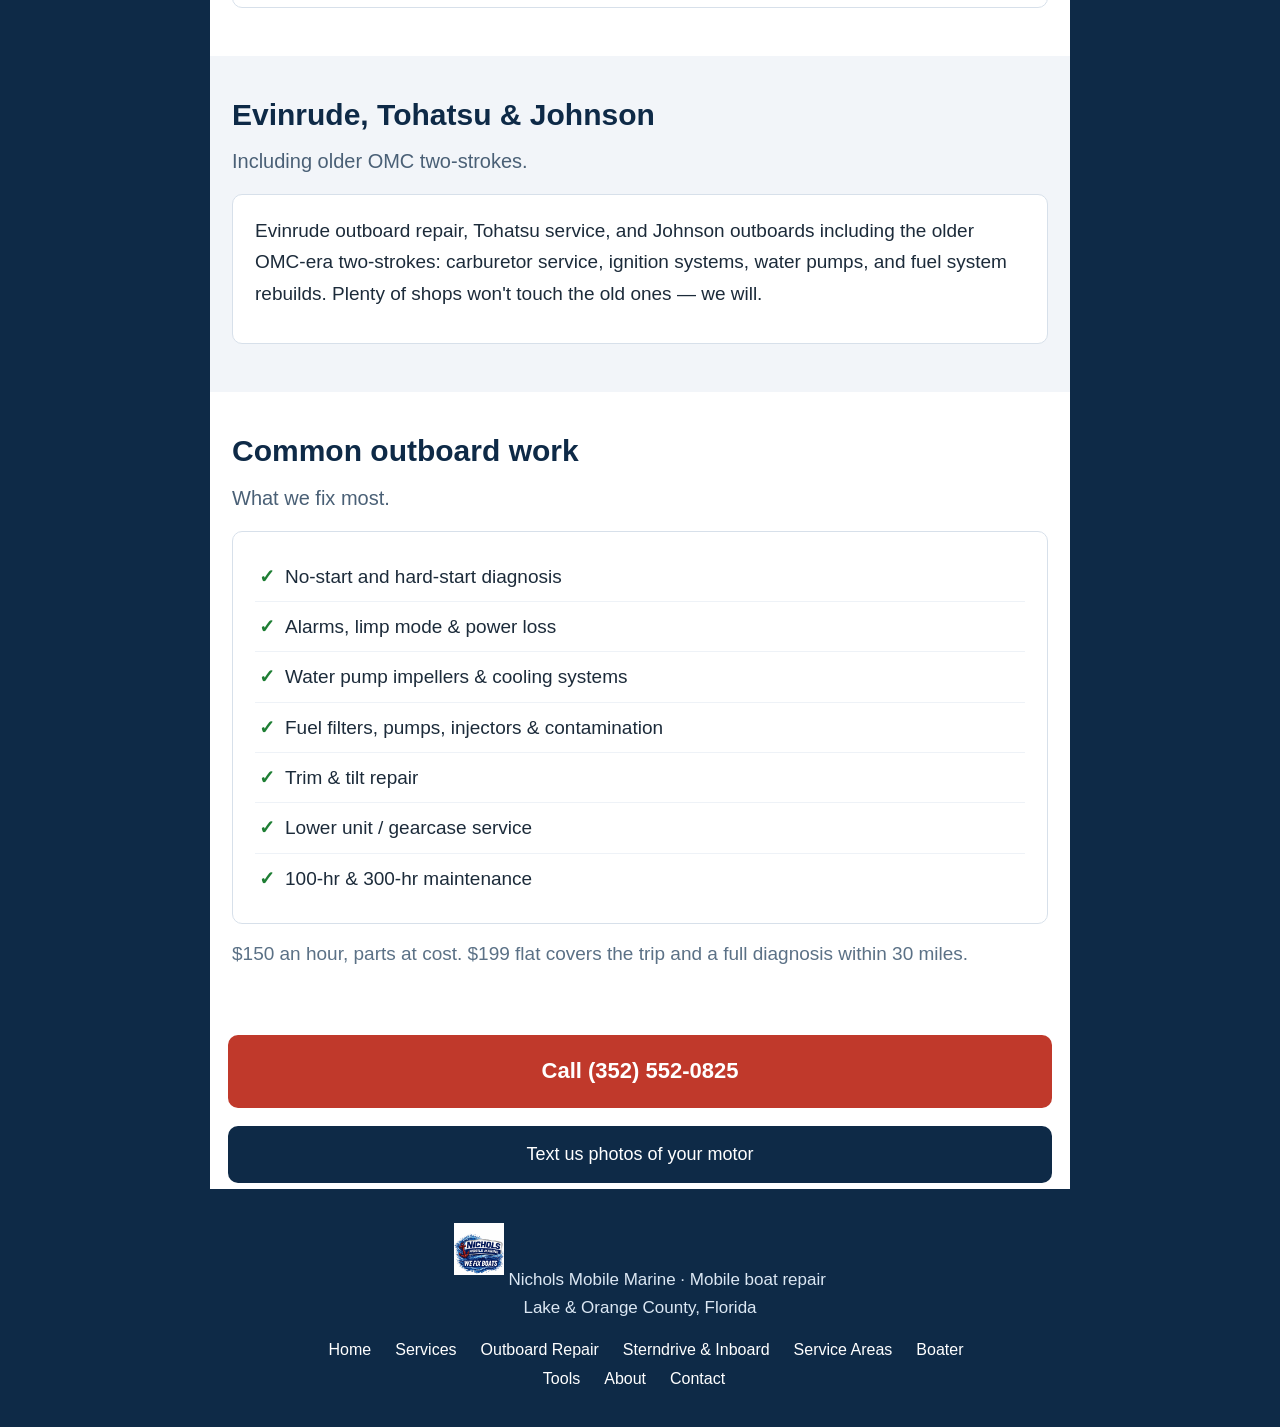
<file: outboard-repair.html>
<!DOCTYPE html>
<html lang="en">
<head>
<meta charset="UTF-8">
<meta name="viewport" content="width=device-width, initial-scale=1.0">
<title>Outboard Repair — Mercury, Yamaha, Suzuki, Evinrude | Nichols Mobile Marine</title>
<meta name="description" content="Mobile outboard repair in Clermont & Lake County, FL: Mercury, Yamaha, Suzuki, Evinrude, Tohatsu, Johnson. Diagnostics, fuel systems, water pumps, lower units — at your dock.">
<link rel="canonical" href="https://nicholsmobilemarine.com/outboard-repair.html">
<link rel="stylesheet" href="styles.css">
</head>
<body>
<div class="wrap">
<nav class="top"><a class="brand" href="index.html"><img src="img/logo.png" alt="Nichols Mobile Marine logo"><span class="brandname">Nichols Mobile Marine</span></a><a class="call" href="tel:+13525520825">Call Now</a></nav>
<nav class="links"><a href="index.html">Home</a><a href="services.html">Services</a><a class="active" href="outboard-repair.html">Outboard Repair</a><a href="sterndrive-inboard.html">Sterndrive &amp; Inboard</a><a href="service-areas.html">Service Areas</a><a href="boater-tools.html">Boater Tools</a><a href="about.html">About</a><a href="contact.html">Contact</a></nav>

<header class="page">
<h1>Outboard motor repair</h1>
<div class="sub">Mobile outboard service in Lake County &amp; Central Florida — diagnostics to full repair, at your dock.</div>
</header>

<div class="hero-photo">
<img src="img/mercury-powerhead.jpg" alt="Mercury outboard powerhead with cowling removed for diagnostics">
<div class="hero-overlay">
<h1>Outboards are our bread and butter.</h1>
<div class="sub">Twenty years of hands-on outboard work, from carbureted two-strokes to modern four-strokes.</div>
</div>
</div>

<a class="callbtn" href="tel:+13525520825">Call (352) 552-0825</a>

<section>
<h2>Mercury</h2>
<div class="lede">Verado, Pro XS, FourStroke &amp; classics.</div>
<div class="card"><p>Full Mercury outboard service: computer diagnostics, fuel system repair, water pump impellers, thermostats, gearcase reseals, and powerhead work. From older two-strokes to the latest four-strokes.</p></div>
</section>

<section class="alt">
<h2>Yamaha</h2>
<div class="lede">VMAX, F-series &amp; two-strokes.</div>
<div class="card"><p>Yamaha outboard maintenance and repair — 100-hour services, trim and tilt systems, fuel delivery problems, ignition troubleshooting, and corrosion-related repairs that Florida boats are famous for.</p></div>
</section>

<section>
<h2>Suzuki</h2>
<div class="lede">DF series four-strokes.</div>
<div class="card"><p>Suzuki outboard service and repair with proper diagnostic procedures. Maintenance, fuel systems, cooling, and electrical — done right at your dock or lift.</p></div>
</section>

<section class="alt">
<h2>Evinrude, Tohatsu &amp; Johnson</h2>
<div class="lede">Including older OMC two-strokes.</div>
<div class="card"><p>Evinrude outboard repair, Tohatsu service, and Johnson outboards including the older OMC-era two-strokes: carburetor service, ignition systems, water pumps, and fuel system rebuilds. Plenty of shops won't touch the old ones — we will.</p></div>
</section>

<section>
<h2>Common outboard work</h2>
<div class="lede">What we fix most.</div>
<div class="card"><ul>
<li>No-start and hard-start diagnosis</li>
<li>Alarms, limp mode &amp; power loss</li>
<li>Water pump impellers &amp; cooling systems</li>
<li>Fuel filters, pumps, injectors &amp; contamination</li>
<li>Trim &amp; tilt repair</li>
<li>Lower unit / gearcase service</li>
<li>100-hr &amp; 300-hr maintenance</li>
</ul></div>
<p class="muted">$150 an hour, parts at cost. $199 flat covers the trip and a full diagnosis within 30 miles.</p>
</section>

<a class="callbtn" href="tel:+13525520825">Call (352) 552-0825</a>
<a class="textbtn" href="sms:+13525520825">Text us photos of your motor</a>

<footer>
<img src="img/logo.png" alt="Nichols Mobile Marine logo" style="height:52px;margin:0 auto 10px;">
Nichols Mobile Marine · Mobile boat repair<br>Lake &amp; Orange County, Florida<br>
<nav><a href="index.html">Home</a><a href="services.html">Services</a><a href="outboard-repair.html">Outboard Repair</a><a href="sterndrive-inboard.html">Sterndrive &amp; Inboard</a><a href="service-areas.html">Service Areas</a><a href="boater-tools.html">Boater Tools</a><a href="about.html">About</a><a href="contact.html">Contact</a></nav>
</footer>
</div>
</body>
</html>
</file>
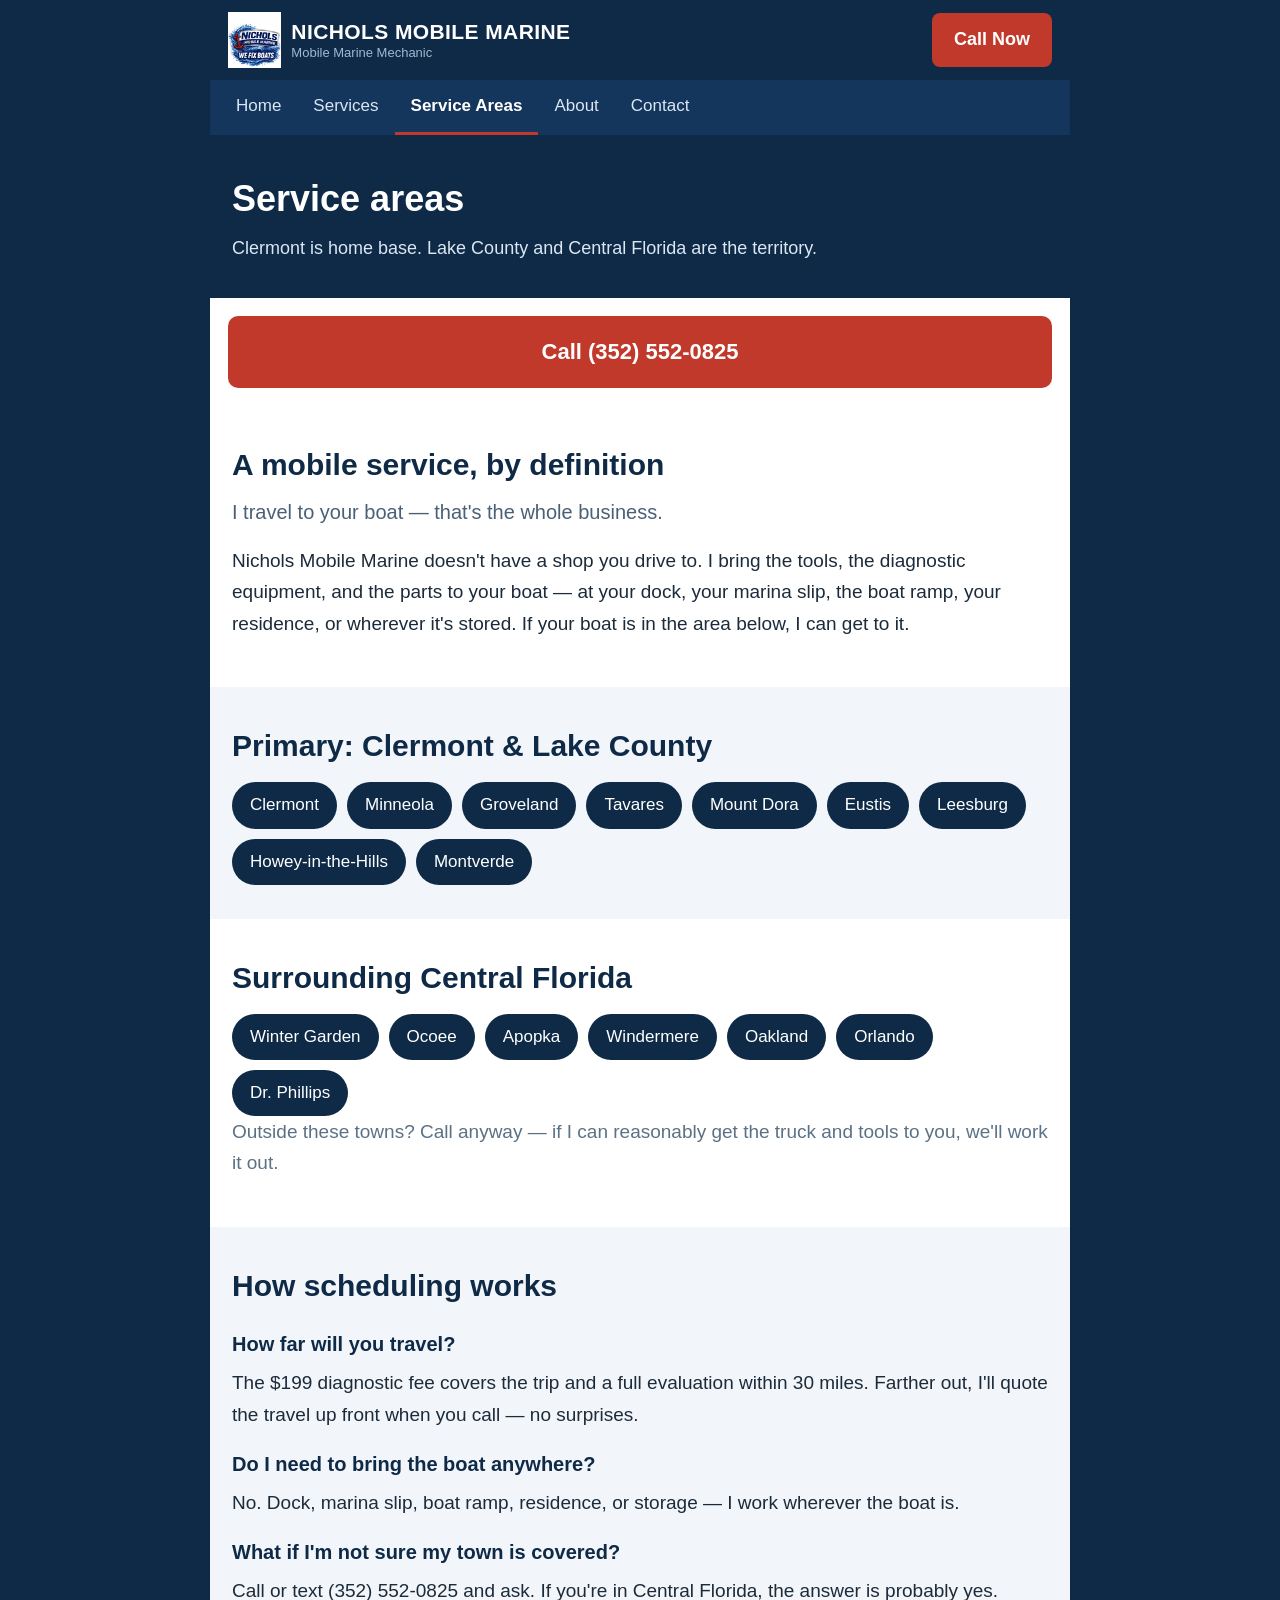
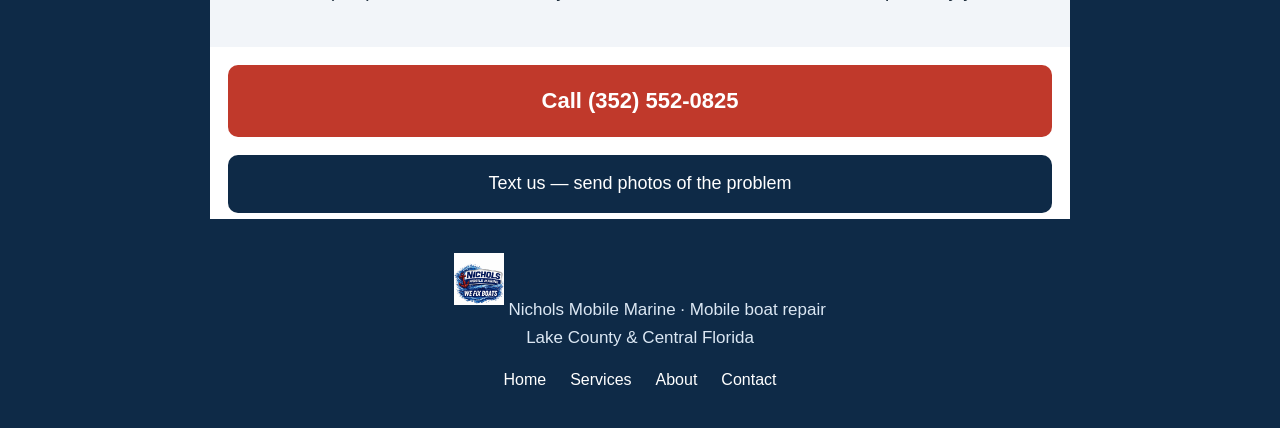
<file: service-areas.html>
<!DOCTYPE html>
<html lang="en">
<head>
<meta charset="UTF-8">
<meta name="viewport" content="width=device-width, initial-scale=1.0">
<title>Service Areas — Lake County &amp; Central Florida | Nichols Mobile Marine</title>
<meta name="description" content="Nichols Mobile Marine serves Lake County & Central Florida: Clermont, Tavares, Leesburg, Mount Dora, Winter Garden, Ocoee & nearby towns. We come to your boat.">
<link rel="canonical" href="https://nicholsmobilemarine.com/service-areas.html">
<meta property="og:type" content="website">
<meta property="og:title" content="Service Areas — Lake County &amp; Central Florida | Nichols Mobile Marine">
<meta property="og:description" content="Nichols Mobile Marine serves Lake County & Central Florida: Clermont, Tavares, Leesburg, Mount Dora, Winter Garden, Ocoee & nearby towns. We come to your boat.">
<meta property="og:url" content="https://nicholsmobilemarine.com/service-areas.html">
<meta property="og:image" content="https://nicholsmobilemarine.com/img/logo.png">
<link rel="stylesheet" href="styles.css">
</head>
<body>
<div class="wrap">
<nav class="top"><a class="brand" href="index.html"><img src="img/logo.png" alt="Nichols Mobile Marine logo"><span class="brand-text"><span class="brand-name">NICHOLS MOBILE MARINE</span><span class="brand-tag">Mobile Marine Mechanic</span></span></a><a class="call" href="tel:3525520825">Call Now</a></nav>
<nav class="links"><a href="index.html">Home</a><a href="services.html">Services</a><a class="active" href="service-areas.html">Service Areas</a><a href="about.html">About</a><a href="contact.html">Contact</a></nav>

<div class="pagehead">
<h1>Service areas</h1>
<div class="sub">Clermont is home base. Lake County and Central Florida are the territory.</div>
</div>

<a class="callbtn" href="tel:3525520825">Call (352) 552-0825</a>

<section>
<h2>A mobile service, by definition</h2>
<div class="lede">I travel to your boat — that's the whole business.</div>
<p>Nichols Mobile Marine doesn't have a shop you drive to. I bring the tools, the diagnostic equipment, and the parts to your boat — at your dock, your marina slip, the boat ramp, your residence, or wherever it's stored. If your boat is in the area below, I can get to it.</p>
</section>

<section class="alt">
<h2>Primary: Clermont &amp; Lake County</h2>
<div class="chips">
<span class="chip">Clermont</span><span class="chip">Minneola</span><span class="chip">Groveland</span><span class="chip">Tavares</span><span class="chip">Mount Dora</span><span class="chip">Eustis</span><span class="chip">Leesburg</span><span class="chip">Howey-in-the-Hills</span><span class="chip">Montverde</span>
</div>
</section>

<section>
<h2>Surrounding Central Florida</h2>
<div class="chips">
<span class="chip">Winter Garden</span><span class="chip">Ocoee</span><span class="chip">Apopka</span><span class="chip">Windermere</span><span class="chip">Oakland</span><span class="chip">Orlando</span><span class="chip">Dr. Phillips</span>
</div>
<p class="muted">Outside these towns? Call anyway — if I can reasonably get the truck and tools to you, we'll work it out.</p>
</section>

<section class="alt">
<h2>How scheduling works</h2>
<dl class="faq">
<dt>How far will you travel?</dt>
<dd>The $199 diagnostic fee covers the trip and a full evaluation within 30 miles. Farther out, I'll quote the travel up front when you call — no surprises.</dd>
<dt>Do I need to bring the boat anywhere?</dt>
<dd>No. Dock, marina slip, boat ramp, residence, or storage — I work wherever the boat is.</dd>
<dt>What if I'm not sure my town is covered?</dt>
<dd>Call or text (352) 552-0825 and ask. If you're in Central Florida, the answer is probably yes.</dd>
</dl>
</section>

<a class="callbtn" href="tel:3525520825">Call (352) 552-0825</a>
<a class="textbtn" href="sms:+13525520825">Text us — send photos of the problem</a>

<footer>
<img src="img/logo.png" alt="Nichols Mobile Marine logo" style="height:52px;margin:0 auto 10px;">
Nichols Mobile Marine · Mobile boat repair<br>Lake County &amp; Central Florida<br>
<nav><a href="index.html">Home</a><a href="services.html">Services</a><a href="about.html">About</a><a href="contact.html">Contact</a></nav>
</footer>
</div>
</body>
</html>
</file>
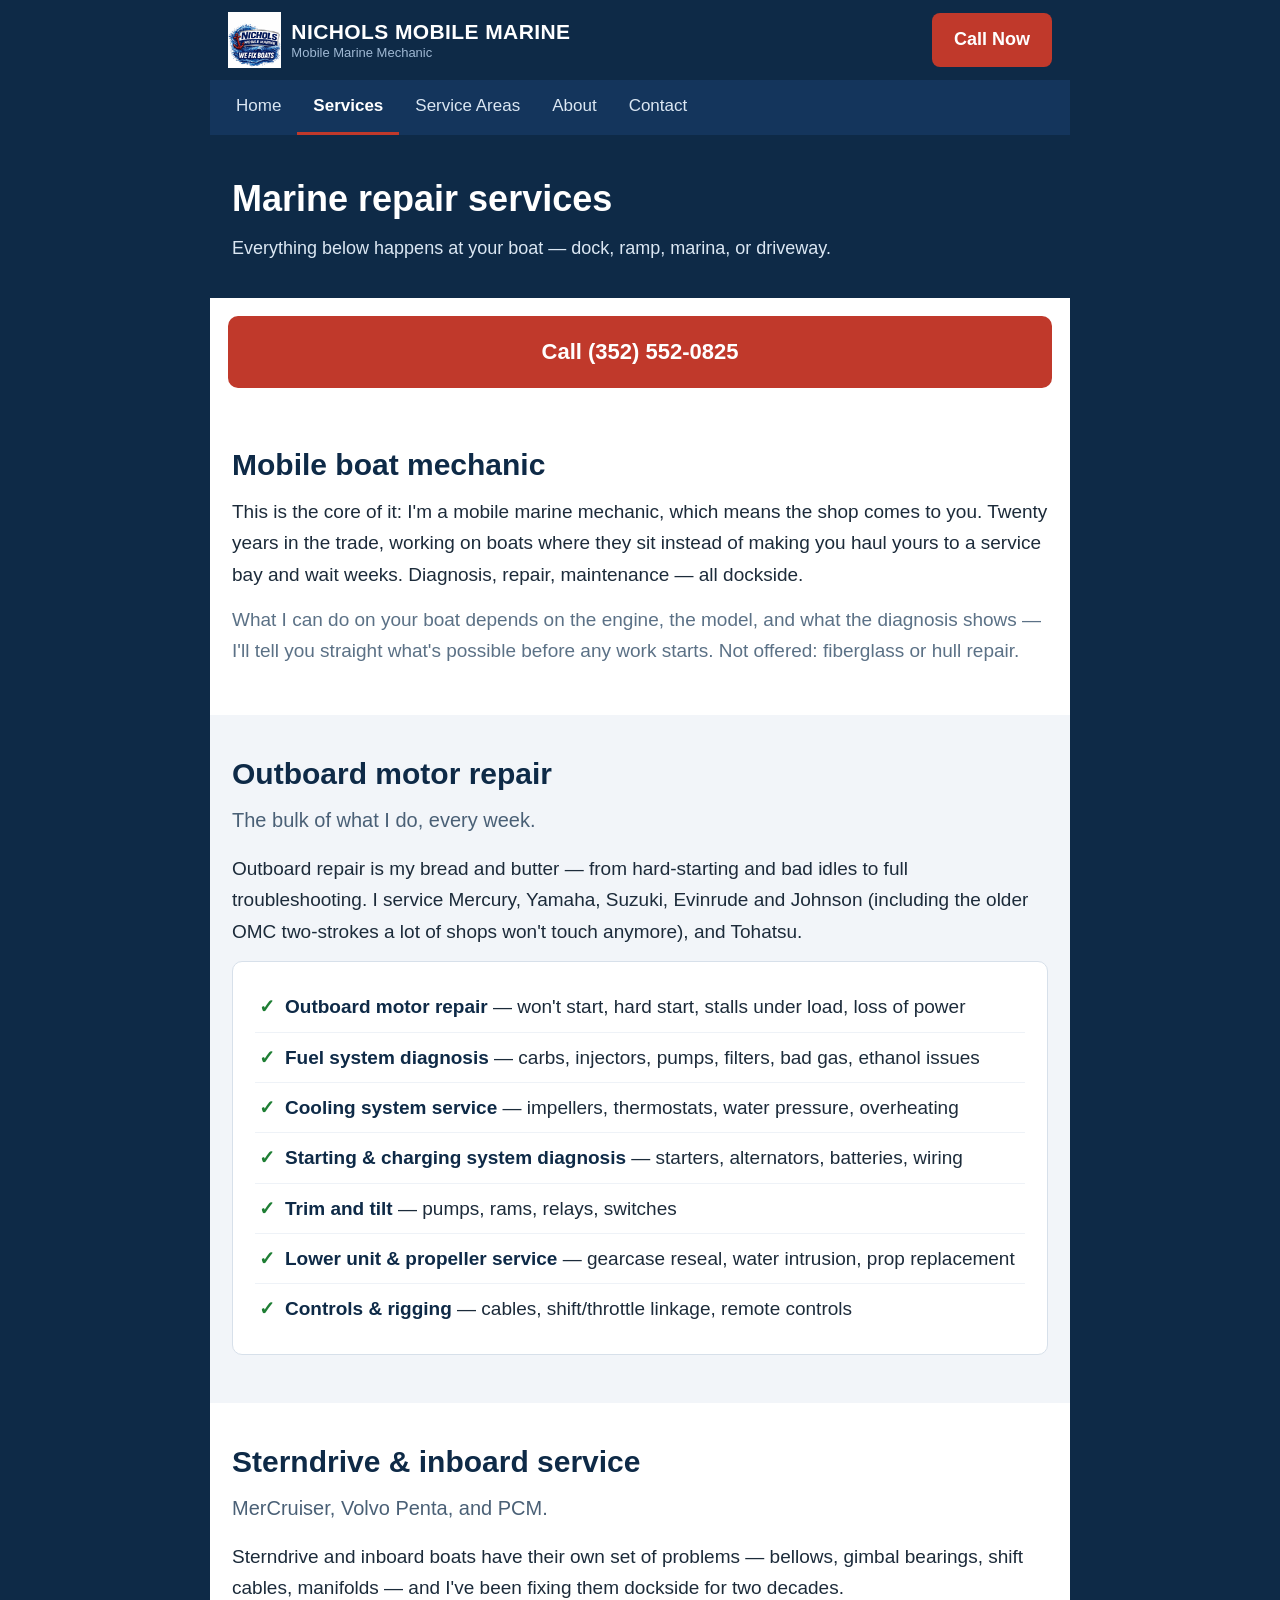
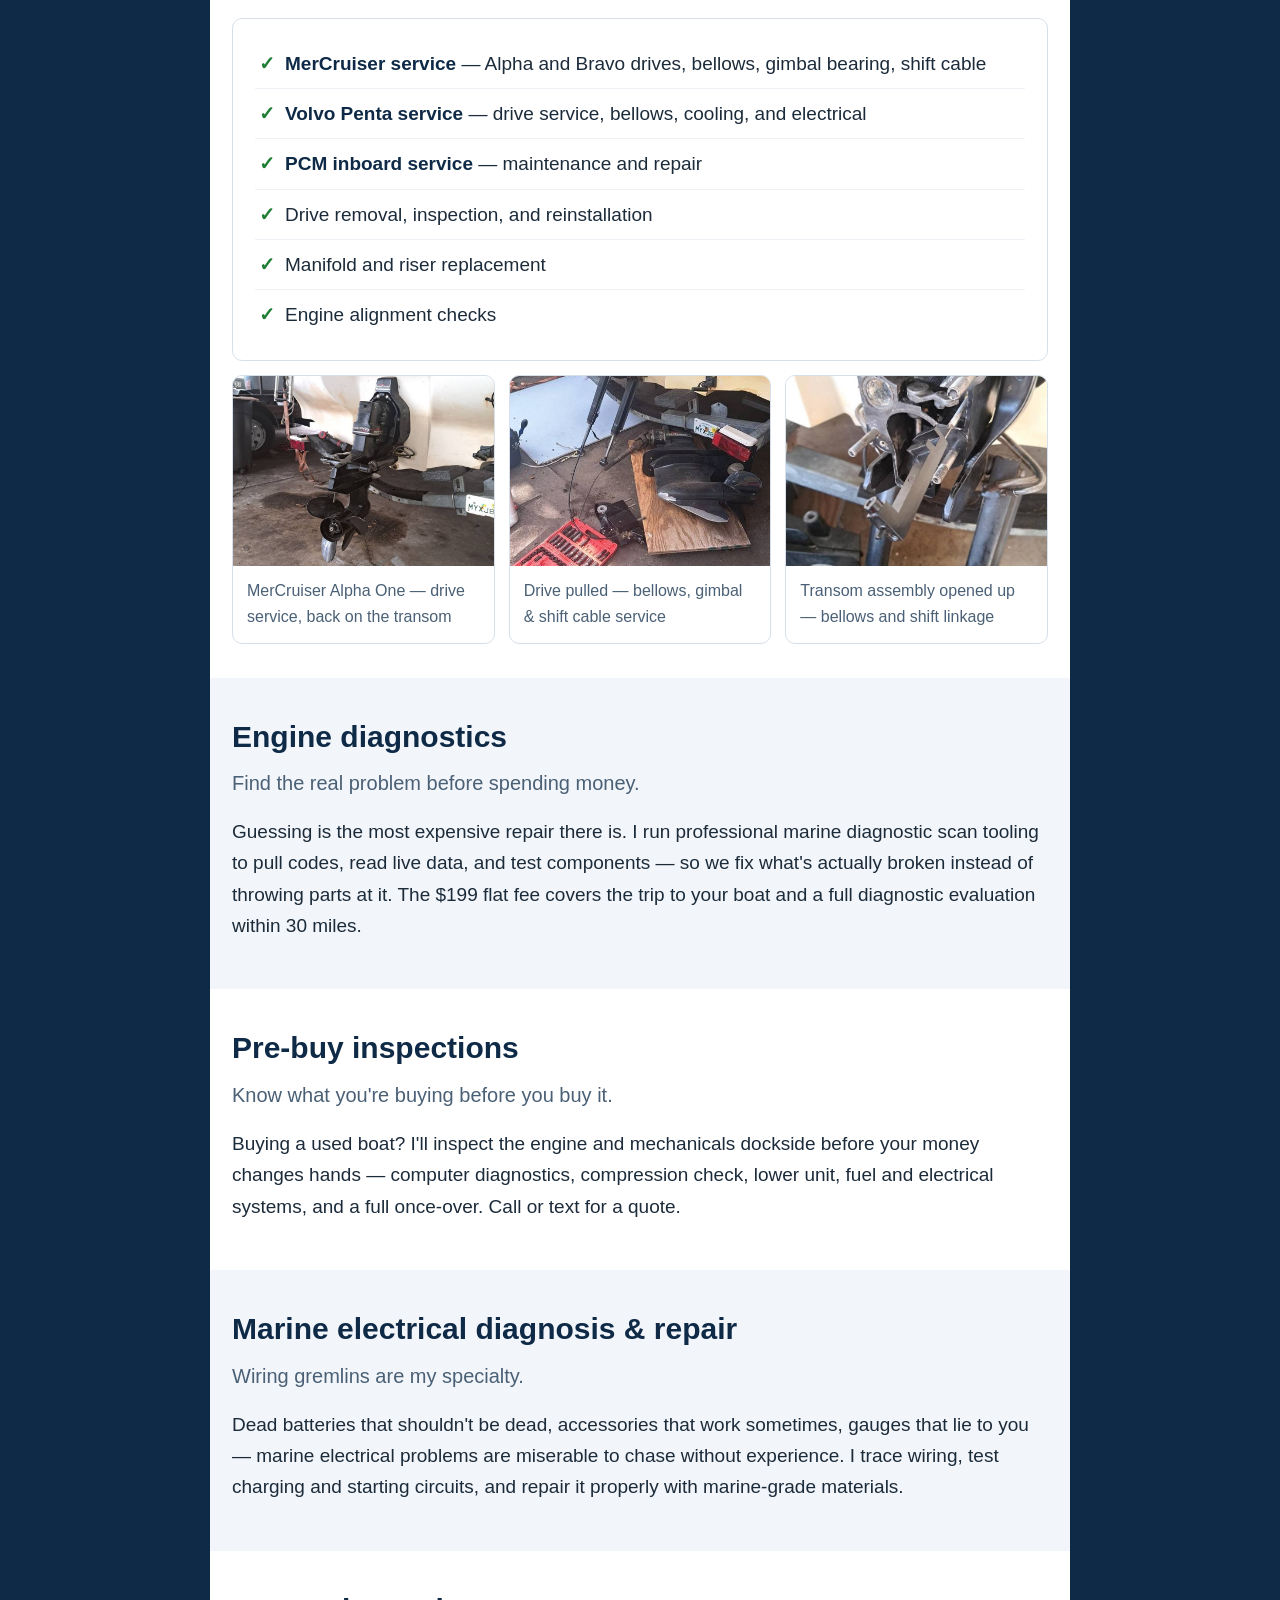
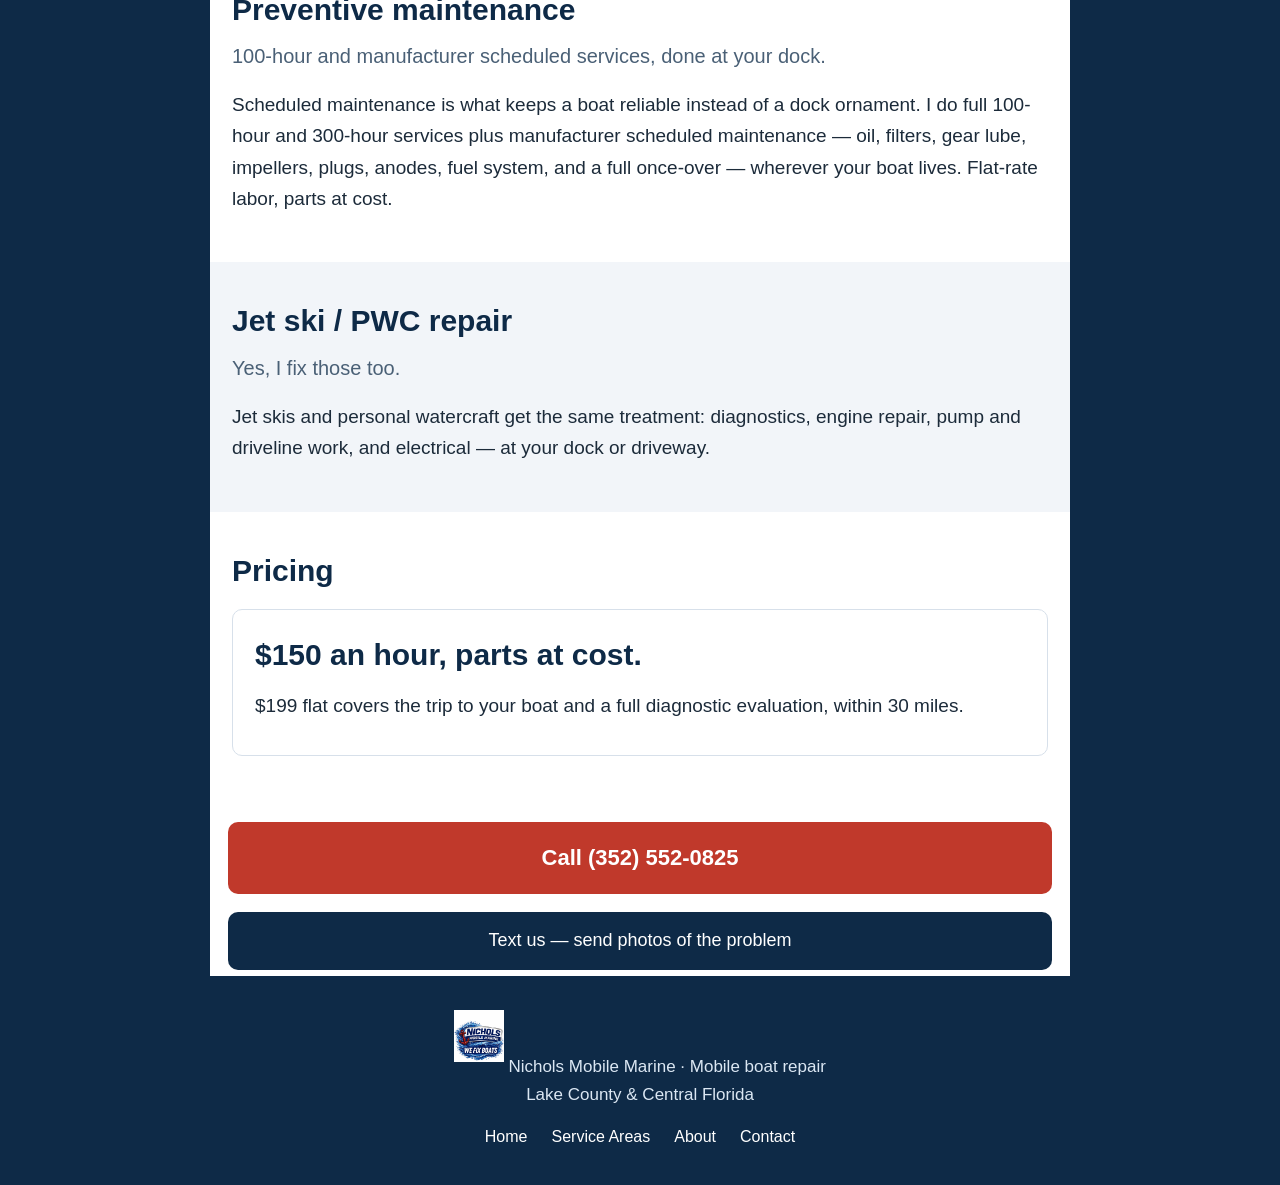
<file: services.html>
<!DOCTYPE html>
<html lang="en">
<head>
<meta charset="UTF-8">
<meta name="viewport" content="width=device-width, initial-scale=1.0">
<title>Outboard Repair, Sterndrive Service &amp; Marine Diagnostics | Nichols Mobile Marine</title>
<meta name="description" content="Mobile boat mechanic in Lake County, FL: outboard repair (Mercury, Yamaha, Suzuki, Evinrude, Tohatsu), MerCruiser/Volvo Penta sterndrives, diagnostics — dockside.">
<link rel="canonical" href="https://nicholsmobilemarine.com/services.html">
<meta property="og:type" content="website">
<meta property="og:title" content="Outboard Repair, Sterndrive Service &amp; Marine Diagnostics | Nichols Mobile Marine">
<meta property="og:description" content="Mobile boat mechanic in Lake County, FL: outboard repair (Mercury, Yamaha, Suzuki, Evinrude, Tohatsu), MerCruiser/Volvo Penta sterndrives, diagnostics — dockside.">
<meta property="og:url" content="https://nicholsmobilemarine.com/services.html">
<meta property="og:image" content="https://nicholsmobilemarine.com/img/logo.png">
<link rel="stylesheet" href="styles.css">
</head>
<body>
<div class="wrap">
<nav class="top"><a class="brand" href="index.html"><img src="img/logo.png" alt="Nichols Mobile Marine logo"><span class="brand-text"><span class="brand-name">NICHOLS MOBILE MARINE</span><span class="brand-tag">Mobile Marine Mechanic</span></span></a><a class="call" href="tel:3525520825">Call Now</a></nav>
<nav class="links"><a href="index.html">Home</a><a class="active" href="services.html">Services</a><a href="service-areas.html">Service Areas</a><a href="about.html">About</a><a href="contact.html">Contact</a></nav>

<div class="pagehead">
<h1>Marine repair services</h1>
<div class="sub">Everything below happens at your boat — dock, ramp, marina, or driveway.</div>
</div>

<a class="callbtn" href="tel:3525520825">Call (352) 552-0825</a>

<section>
<h2>Mobile boat mechanic</h2>
<p>This is the core of it: I'm a mobile marine mechanic, which means the shop comes to you. Twenty years in the trade, working on boats where they sit instead of making you haul yours to a service bay and wait weeks. Diagnosis, repair, maintenance — all dockside.</p>
<p class="muted">What I can do on your boat depends on the engine, the model, and what the diagnosis shows — I'll tell you straight what's possible before any work starts. Not offered: fiberglass or hull repair.</p>
</section>

<section class="alt">
<h2>Outboard motor repair</h2>
<div class="lede">The bulk of what I do, every week.</div>
<p>Outboard repair is my bread and butter — from hard-starting and bad idles to full troubleshooting. I service Mercury, Yamaha, Suzuki, Evinrude and Johnson (including the older OMC two-strokes a lot of shops won't touch anymore), and Tohatsu.</p>
<div class="card"><ul>
<li><b>Outboard motor repair</b> — won't start, hard start, stalls under load, loss of power</li>
<li><b>Fuel system diagnosis</b> — carbs, injectors, pumps, filters, bad gas, ethanol issues</li>
<li><b>Cooling system service</b> — impellers, thermostats, water pressure, overheating</li>
<li><b>Starting &amp; charging system diagnosis</b> — starters, alternators, batteries, wiring</li>
<li><b>Trim and tilt</b> — pumps, rams, relays, switches</li>
<li><b>Lower unit &amp; propeller service</b> — gearcase reseal, water intrusion, prop replacement</li>
<li><b>Controls &amp; rigging</b> — cables, shift/throttle linkage, remote controls</li>
</ul></div>
</section>

<section>
<h2>Sterndrive &amp; inboard service</h2>
<div class="lede">MerCruiser, Volvo Penta, and PCM.</div>
<p>Sterndrive and inboard boats have their own set of problems — bellows, gimbal bearings, shift cables, manifolds — and I've been fixing them dockside for two decades.</p>
<div class="card"><ul>
<li><b>MerCruiser service</b> — Alpha and Bravo drives, bellows, gimbal bearing, shift cable</li>
<li><b>Volvo Penta service</b> — drive service, bellows, cooling, and electrical</li>
<li><b>PCM inboard service</b> — maintenance and repair</li>
<li>Drive removal, inspection, and reinstallation</li>
<li>Manifold and riser replacement</li>
<li>Engine alignment checks</li>
</ul></div>
<div class="gallery">
<figure><img src="img/mercruiser-alpha-one-transom.jpg" alt="MerCruiser Alpha One sterndrive reinstalled on a boat transom after service"><figcaption>MerCruiser Alpha One — drive service, back on the transom</figcaption></figure>
<figure><img src="img/sterndrive-bellows-gimbal-service.jpg" alt="Sterndrive removed for bellows and gimbal service"><figcaption>Drive pulled — bellows, gimbal &amp; shift cable service</figcaption></figure>
<figure><img src="img/transom-assembly-shift-linkage.jpg" alt="Sterndrive transom assembly with bellows and shift linkage exposed"><figcaption>Transom assembly opened up — bellows and shift linkage</figcaption></figure>
</div>
</section>

<section class="alt">
<h2>Engine diagnostics</h2>
<div class="lede">Find the real problem before spending money.</div>
<p>Guessing is the most expensive repair there is. I run professional marine diagnostic scan tooling to pull codes, read live data, and test components — so we fix what's actually broken instead of throwing parts at it. The $199 flat fee covers the trip to your boat and a full diagnostic evaluation within 30 miles.</p>
</section>

<section>
<h2>Pre-buy inspections</h2>
<div class="lede">Know what you're buying before you buy it.</div>
<p>Buying a used boat? I'll inspect the engine and mechanicals dockside before your money changes hands — computer diagnostics, compression check, lower unit, fuel and electrical systems, and a full once-over. Call or text for a quote.</p>
</section>

<section class="alt">
<h2>Marine electrical diagnosis &amp; repair</h2>
<div class="lede">Wiring gremlins are my specialty.</div>
<p>Dead batteries that shouldn't be dead, accessories that work sometimes, gauges that lie to you — marine electrical problems are miserable to chase without experience. I trace wiring, test charging and starting circuits, and repair it properly with marine-grade materials.</p>
</section>

<section>
<h2>Preventive maintenance</h2>
<div class="lede">100-hour and manufacturer scheduled services, done at your dock.</div>
<p>Scheduled maintenance is what keeps a boat reliable instead of a dock ornament. I do full 100-hour and 300-hour services plus manufacturer scheduled maintenance — oil, filters, gear lube, impellers, plugs, anodes, fuel system, and a full once-over — wherever your boat lives. Flat-rate labor, parts at cost.</p>
</section>

<section class="alt">
<h2>Jet ski / PWC repair</h2>
<div class="lede">Yes, I fix those too.</div>
<p>Jet skis and personal watercraft get the same treatment: diagnostics, engine repair, pump and driveline work, and electrical — at your dock or driveway.</p>
</section>

<section>
<h2>Pricing</h2>
<div class="card price"><div class="big">$150 an hour, parts at cost.</div>
<p>$199 flat covers the trip to your boat and a full diagnostic evaluation, within 30 miles.</p></div>
</section>

<a class="callbtn" href="tel:3525520825">Call (352) 552-0825</a>
<a class="textbtn" href="sms:+13525520825">Text us — send photos of the problem</a>

<footer>
<img src="img/logo.png" alt="Nichols Mobile Marine logo" style="height:52px;margin:0 auto 10px;">
Nichols Mobile Marine · Mobile boat repair<br>Lake County &amp; Central Florida<br>
<nav><a href="index.html">Home</a><a href="service-areas.html">Service Areas</a><a href="about.html">About</a><a href="contact.html">Contact</a></nav>
</footer>
</div>
</body>
</html>
</file>
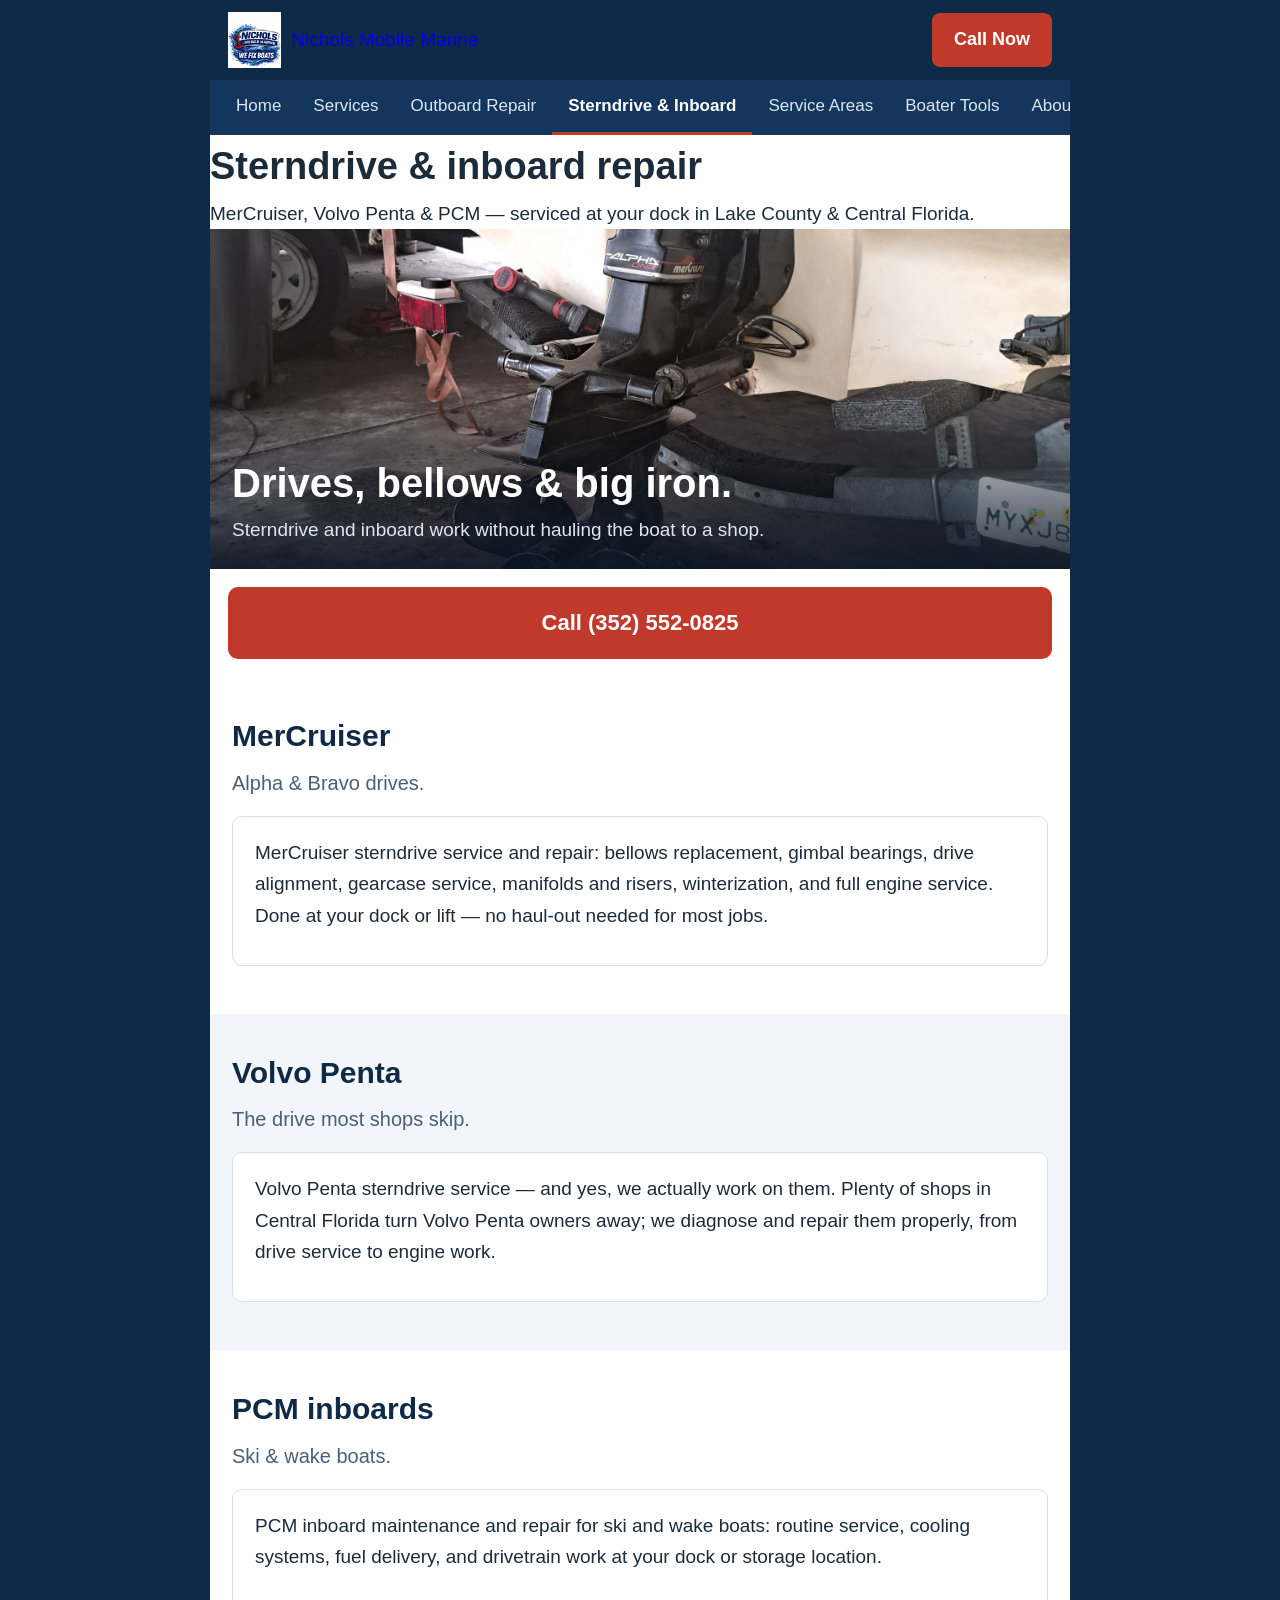
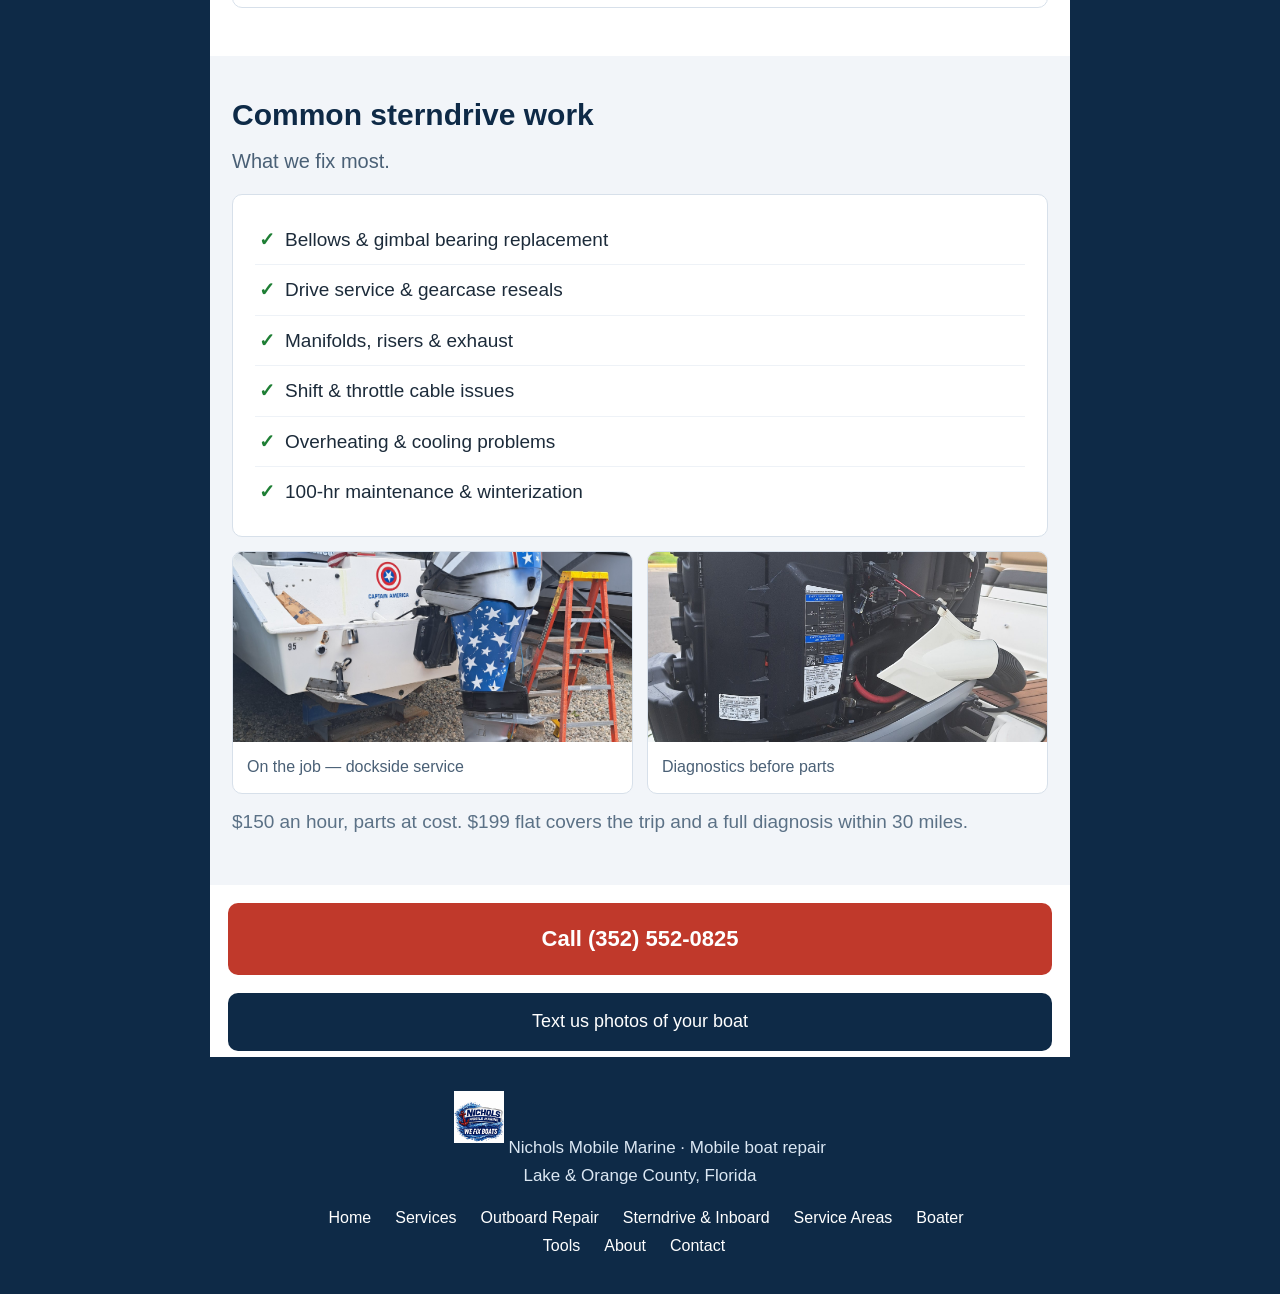
<file: sterndrive-inboard.html>
<!DOCTYPE html>
<html lang="en">
<head>
<meta charset="UTF-8">
<meta name="viewport" content="width=device-width, initial-scale=1.0">
<title>Sterndrive &amp; Inboard Repair — MerCruiser, Volvo Penta, PCM | Nichols Mobile Marine</title>
<meta name="description" content="Mobile sterndrive and inboard repair in Clermont & Central Florida: MerCruiser & Volvo Penta drives, bellows, gimbal bearings, PCM inboards — serviced at your dock.">
<link rel="canonical" href="https://nicholsmobilemarine.com/sterndrive-inboard.html">
<link rel="stylesheet" href="styles.css">
</head>
<body>
<div class="wrap">
<nav class="top"><a class="brand" href="index.html"><img src="img/logo.png" alt="Nichols Mobile Marine logo"><span class="brandname">Nichols Mobile Marine</span></a><a class="call" href="tel:+13525520825">Call Now</a></nav>
<nav class="links"><a href="index.html">Home</a><a href="services.html">Services</a><a href="outboard-repair.html">Outboard Repair</a><a class="active" href="sterndrive-inboard.html">Sterndrive &amp; Inboard</a><a href="service-areas.html">Service Areas</a><a href="boater-tools.html">Boater Tools</a><a href="about.html">About</a><a href="contact.html">Contact</a></nav>

<header class="page">
<h1>Sterndrive &amp; inboard repair</h1>
<div class="sub">MerCruiser, Volvo Penta &amp; PCM — serviced at your dock in Lake County &amp; Central Florida.</div>
</header>

<div class="hero-photo">
<img src="img/mercruiser-transom.jpg" alt="MerCruiser sterndrive mounted on boat transom">
<div class="hero-overlay">
<h1>Drives, bellows &amp; big iron.</h1>
<div class="sub">Sterndrive and inboard work without hauling the boat to a shop.</div>
</div>
</div>

<a class="callbtn" href="tel:+13525520825">Call (352) 552-0825</a>

<section>
<h2>MerCruiser</h2>
<div class="lede">Alpha &amp; Bravo drives.</div>
<div class="card"><p>MerCruiser sterndrive service and repair: bellows replacement, gimbal bearings, drive alignment, gearcase service, manifolds and risers, winterization, and full engine service. Done at your dock or lift — no haul-out needed for most jobs.</p></div>
</section>

<section class="alt">
<h2>Volvo Penta</h2>
<div class="lede">The drive most shops skip.</div>
<div class="card"><p>Volvo Penta sterndrive service — and yes, we actually work on them. Plenty of shops in Central Florida turn Volvo Penta owners away; we diagnose and repair them properly, from drive service to engine work.</p></div>
</section>

<section>
<h2>PCM inboards</h2>
<div class="lede">Ski &amp; wake boats.</div>
<div class="card"><p>PCM inboard maintenance and repair for ski and wake boats: routine service, cooling systems, fuel delivery, and drivetrain work at your dock or storage location.</p></div>
</section>

<section class="alt">
<h2>Common sterndrive work</h2>
<div class="lede">What we fix most.</div>
<div class="card"><ul>
<li>Bellows &amp; gimbal bearing replacement</li>
<li>Drive service &amp; gearcase reseals</li>
<li>Manifolds, risers &amp; exhaust</li>
<li>Shift &amp; throttle cable issues</li>
<li>Overheating &amp; cooling problems</li>
<li>100-hr maintenance &amp; winterization</li>
</ul></div>
<div class="gallery">
<figure><img src="img/captain-america-300.jpg" alt="Boat serviced at dock"><figcaption>On the job — dockside service</figcaption></figure>
<figure><img src="img/mercury-powerhead.jpg" alt="Engine diagnostics in progress"><figcaption>Diagnostics before parts</figcaption></figure>
</div>
<p class="muted" style="margin-top:12px;">$150 an hour, parts at cost. $199 flat covers the trip and a full diagnosis within 30 miles.</p>
</section>

<a class="callbtn" href="tel:+13525520825">Call (352) 552-0825</a>
<a class="textbtn" href="sms:+13525520825">Text us photos of your boat</a>

<footer>
<img src="img/logo.png" alt="Nichols Mobile Marine logo" style="height:52px;margin:0 auto 10px;">
Nichols Mobile Marine · Mobile boat repair<br>Lake &amp; Orange County, Florida<br>
<nav><a href="index.html">Home</a><a href="services.html">Services</a><a href="outboard-repair.html">Outboard Repair</a><a href="sterndrive-inboard.html">Sterndrive &amp; Inboard</a><a href="service-areas.html">Service Areas</a><a href="boater-tools.html">Boater Tools</a><a href="about.html">About</a><a href="contact.html">Contact</a></nav>
</footer>
</div>
</body>
</html>
</file>
<file: styles.css>
/* Nichols Mobile Marine — draft stylesheet */
*{box-sizing:border-box;margin:0;padding:0}
body{font-family:-apple-system,BlinkMacSystemFont,"Segoe UI",Roboto,Helvetica,Arial,sans-serif;background:#0e2a47;color:#1c2b3a;font-size:19px;line-height:1.65}
.wrap{max-width:860px;margin:0 auto;background:#fff;min-height:100vh}
.top{display:flex;align-items:center;justify-content:space-between;padding:12px 18px;background:#0e2a47}
.brand img{height:56px;display:block}
.brand{display:flex;align-items:center;gap:10px;text-decoration:none;min-width:0}
.brand-text{display:flex;flex-direction:column;line-height:1.25;min-width:0}
.brand-name{color:#fff;font-weight:800;font-size:21px;letter-spacing:.4px;white-space:nowrap}
.brand-tag{color:#9fb8d3;font-size:13px;white-space:nowrap}
@media (max-width:560px){
.top{padding:10px 12px}
.brand img{height:48px}
.brand{gap:8px}
.brand-name{font-size:15px}
.brand-tag{font-size:11px}
.call{padding:10px 14px;font-size:16px}
}
.call{display:inline-block;background:#c0392b;color:#fff;text-decoration:none;font-weight:700;padding:12px 22px;border-radius:8px;font-size:18px}
.links{display:flex;flex-wrap:nowrap;overflow-x:auto;background:#14355c;padding:0 10px;-webkit-overflow-scrolling:touch}
.links a{color:#dbe7f3;text-decoration:none;padding:12px 16px;font-size:17px;white-space:nowrap;flex-shrink:0}
.links a.active{color:#fff;font-weight:700;border-bottom:3px solid #c0392b}
.hero-photo{position:relative}
.hero-photo img{width:100%;height:340px;object-fit:cover;display:block}
.hero-overlay{position:absolute;inset:auto 0 0 0;background:linear-gradient(transparent,rgba(8,20,36,.88));color:#fff;padding:70px 22px 24px}
.hero-overlay h1{font-size:40px;line-height:1.15;margin-bottom:8px}
.hero-overlay .sub{font-size:19px;color:#dbe7f3}
.pagehead{background:#0e2a47;color:#fff;padding:34px 22px}
.pagehead h1{font-size:36px;margin-bottom:6px}
.pagehead .sub{color:#dbe7f3;font-size:18px}
.trustbar{display:flex;background:#14355c;color:#fff;text-align:center}
.trustbar div{flex:1;padding:16px 8px;font-size:16px}
.trustbar b{display:block;font-size:26px;color:#fff}
.callbtn{display:block;background:#c0392b;color:#fff;text-align:center;text-decoration:none;font-weight:700;font-size:22px;padding:18px;margin:18px;border-radius:10px}
.textbtn{display:block;background:#0e2a47;color:#fff;text-align:center;text-decoration:none;font-size:18px;padding:14px;margin:0 18px 6px;border-radius:10px}
section{padding:34px 22px}
section.alt{background:#f2f5f9}
h2{font-size:30px;margin-bottom:6px;color:#0e2a47}
.lede{font-size:20px;color:#4a6076;margin-bottom:16px}
section p{margin-bottom:14px}
.card{background:#fff;border:1px solid #d7e0ea;border-radius:10px;padding:20px 22px;margin:14px 0}
section.alt .card{background:#fff}
.card ul{list-style:none}
.card ul li{padding:9px 0 9px 30px;position:relative;border-bottom:1px solid #eef2f7}
.card ul li:last-child{border-bottom:none}
.card ul li:before{content:"✓";position:absolute;left:4px;color:#1e7e34;font-weight:700}
.card b{color:#0e2a47}
.price .big{font-size:30px;font-weight:700;color:#0e2a47;margin-bottom:10px}
.contact p{margin-bottom:10px}
.contact a{color:#0e2a47}
.muted{color:#5b7186}
.muted a{color:#0e2a47}
.gallery{display:grid;grid-template-columns:repeat(auto-fit,minmax(220px,1fr));gap:14px;margin-top:14px}
.gallery figure{background:#fff;border:1px solid #d7e0ea;border-radius:10px;overflow:hidden}
.gallery img{width:100%;height:190px;object-fit:cover;display:block}
.gallery figcaption{padding:12px 14px;font-size:16px;color:#4a6076}
.review{background:#fff;border:1px solid #d7e0ea;border-radius:10px;padding:18px 20px;margin:12px 0}
.stars{color:#e8a013;font-size:20px;letter-spacing:2px;margin-bottom:8px}
.review p{font-size:18px}
.review .who{color:#5b7186;font-size:16px;margin-top:10px}
.chips{display:flex;flex-wrap:wrap;gap:10px;margin-top:12px}
.chip{background:#0e2a47;color:#fff;padding:9px 18px;border-radius:999px;font-size:17px}
.faq dt{font-weight:700;color:#0e2a47;font-size:20px;margin:18px 0 6px}
.faq dd{margin-bottom:6px}
footer{background:#0e2a47;color:#dbe7f3;text-align:center;padding:34px 22px;font-size:17px}
footer nav{margin-top:14px}
footer nav a{color:#fff;text-decoration:none;margin:0 12px;font-size:16px}
@media(max-width:600px){
  body{font-size:18px}
  .hero-overlay h1{font-size:32px}
  .hero-photo img{height:260px}
  h2{font-size:26px}
  .trustbar b{font-size:22px}
  .callbtn{font-size:20px}
}
</file>
